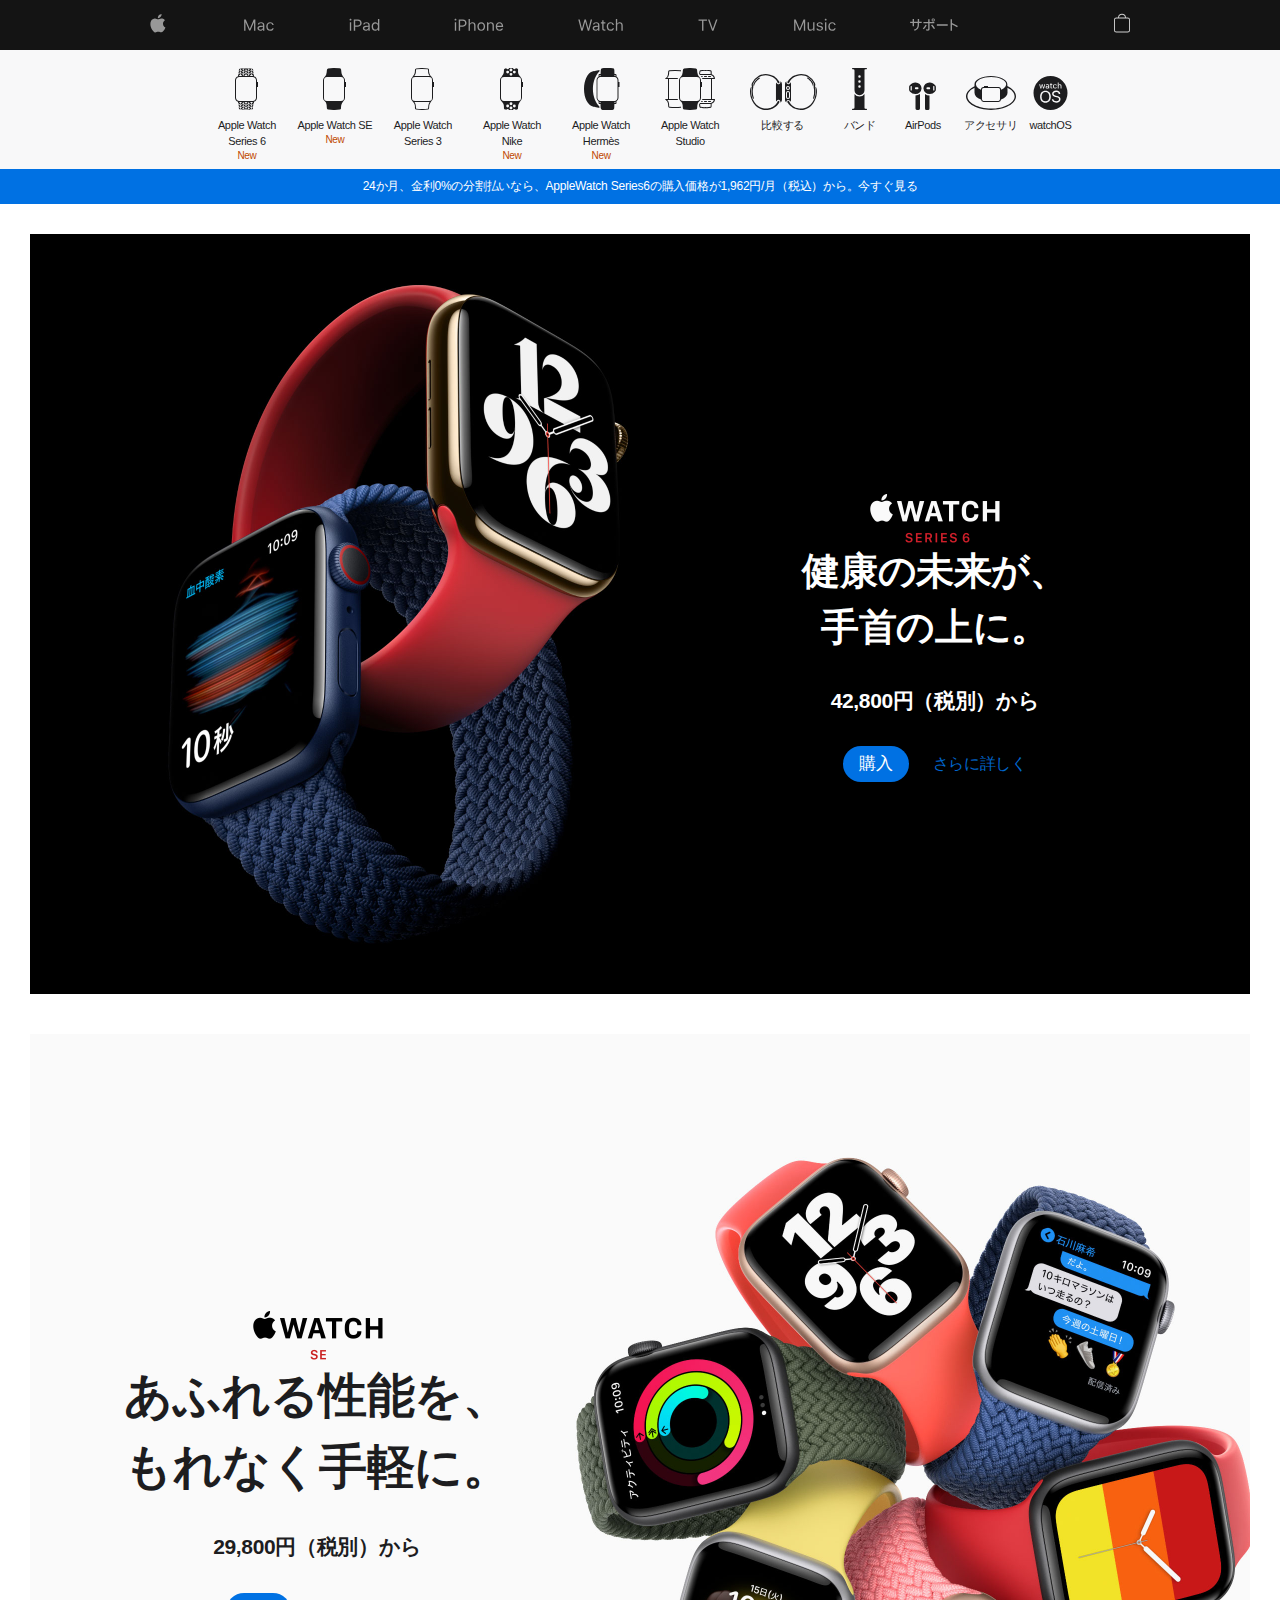
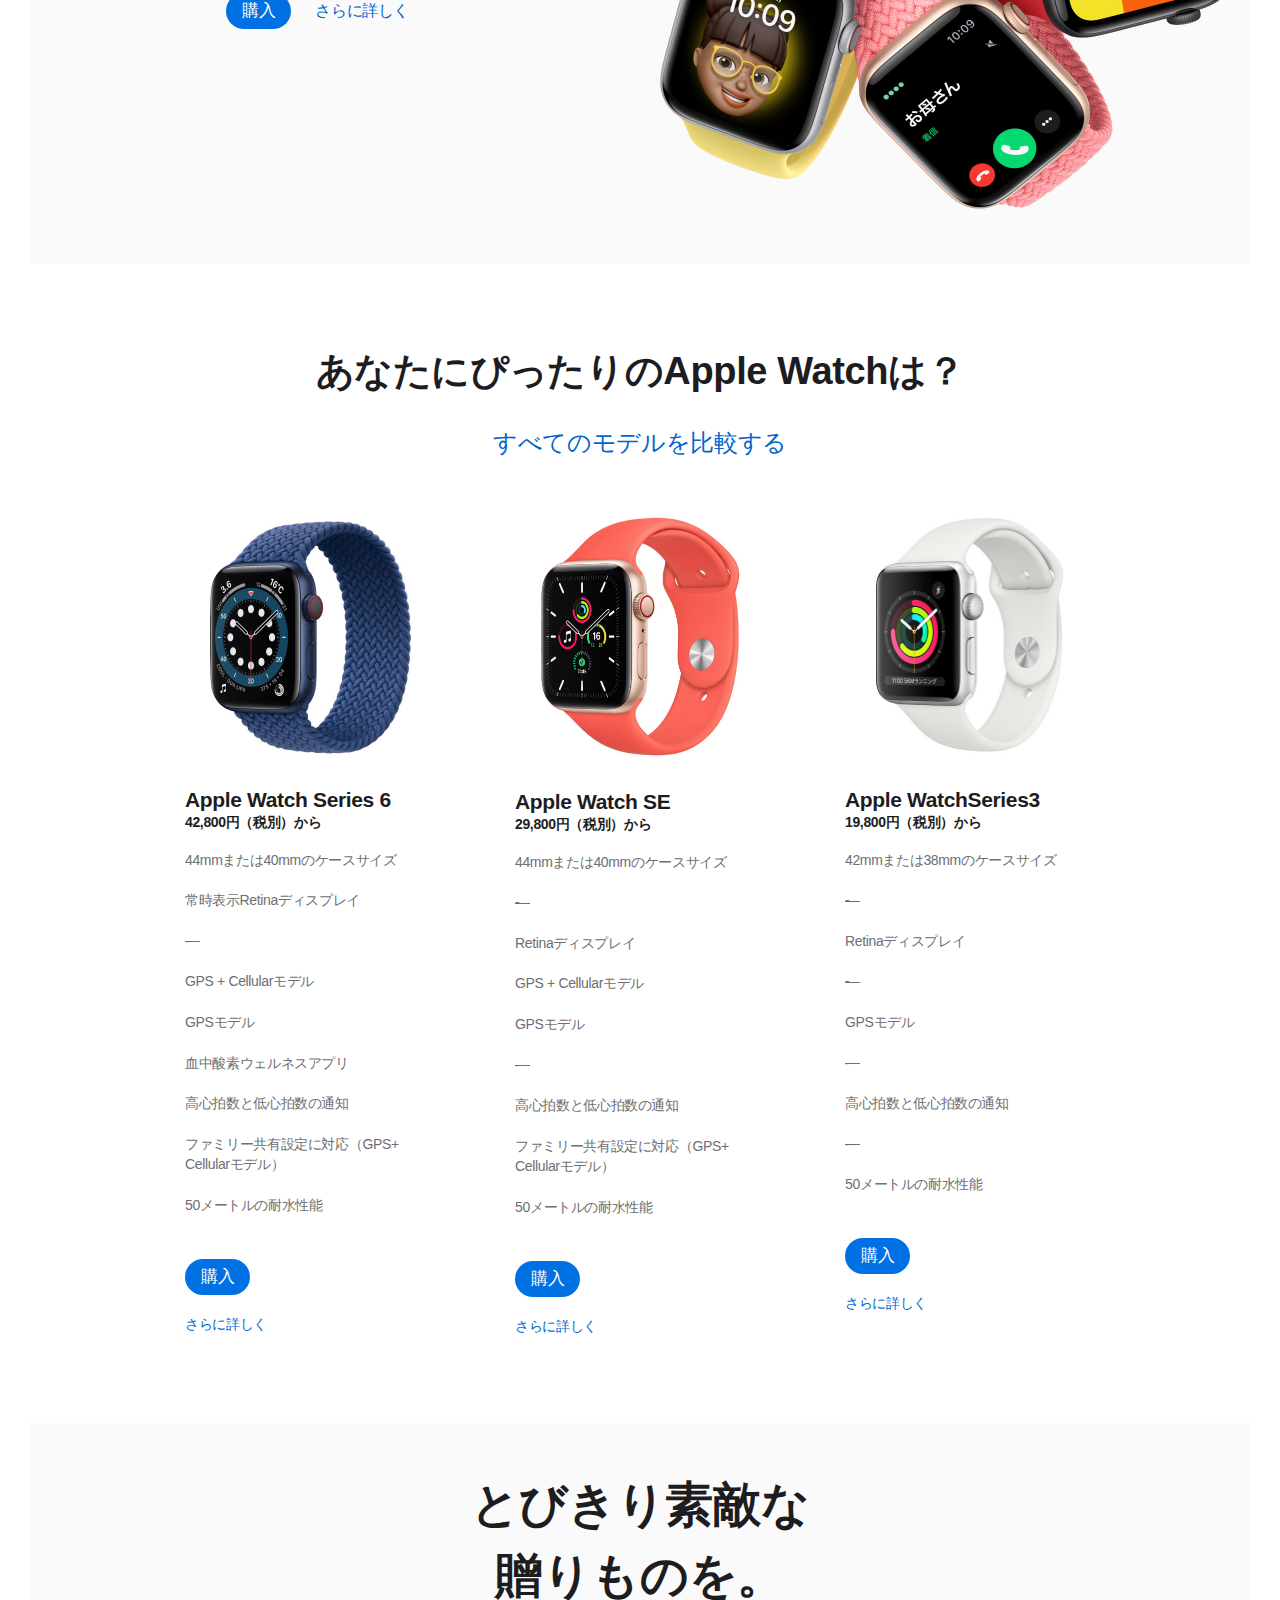
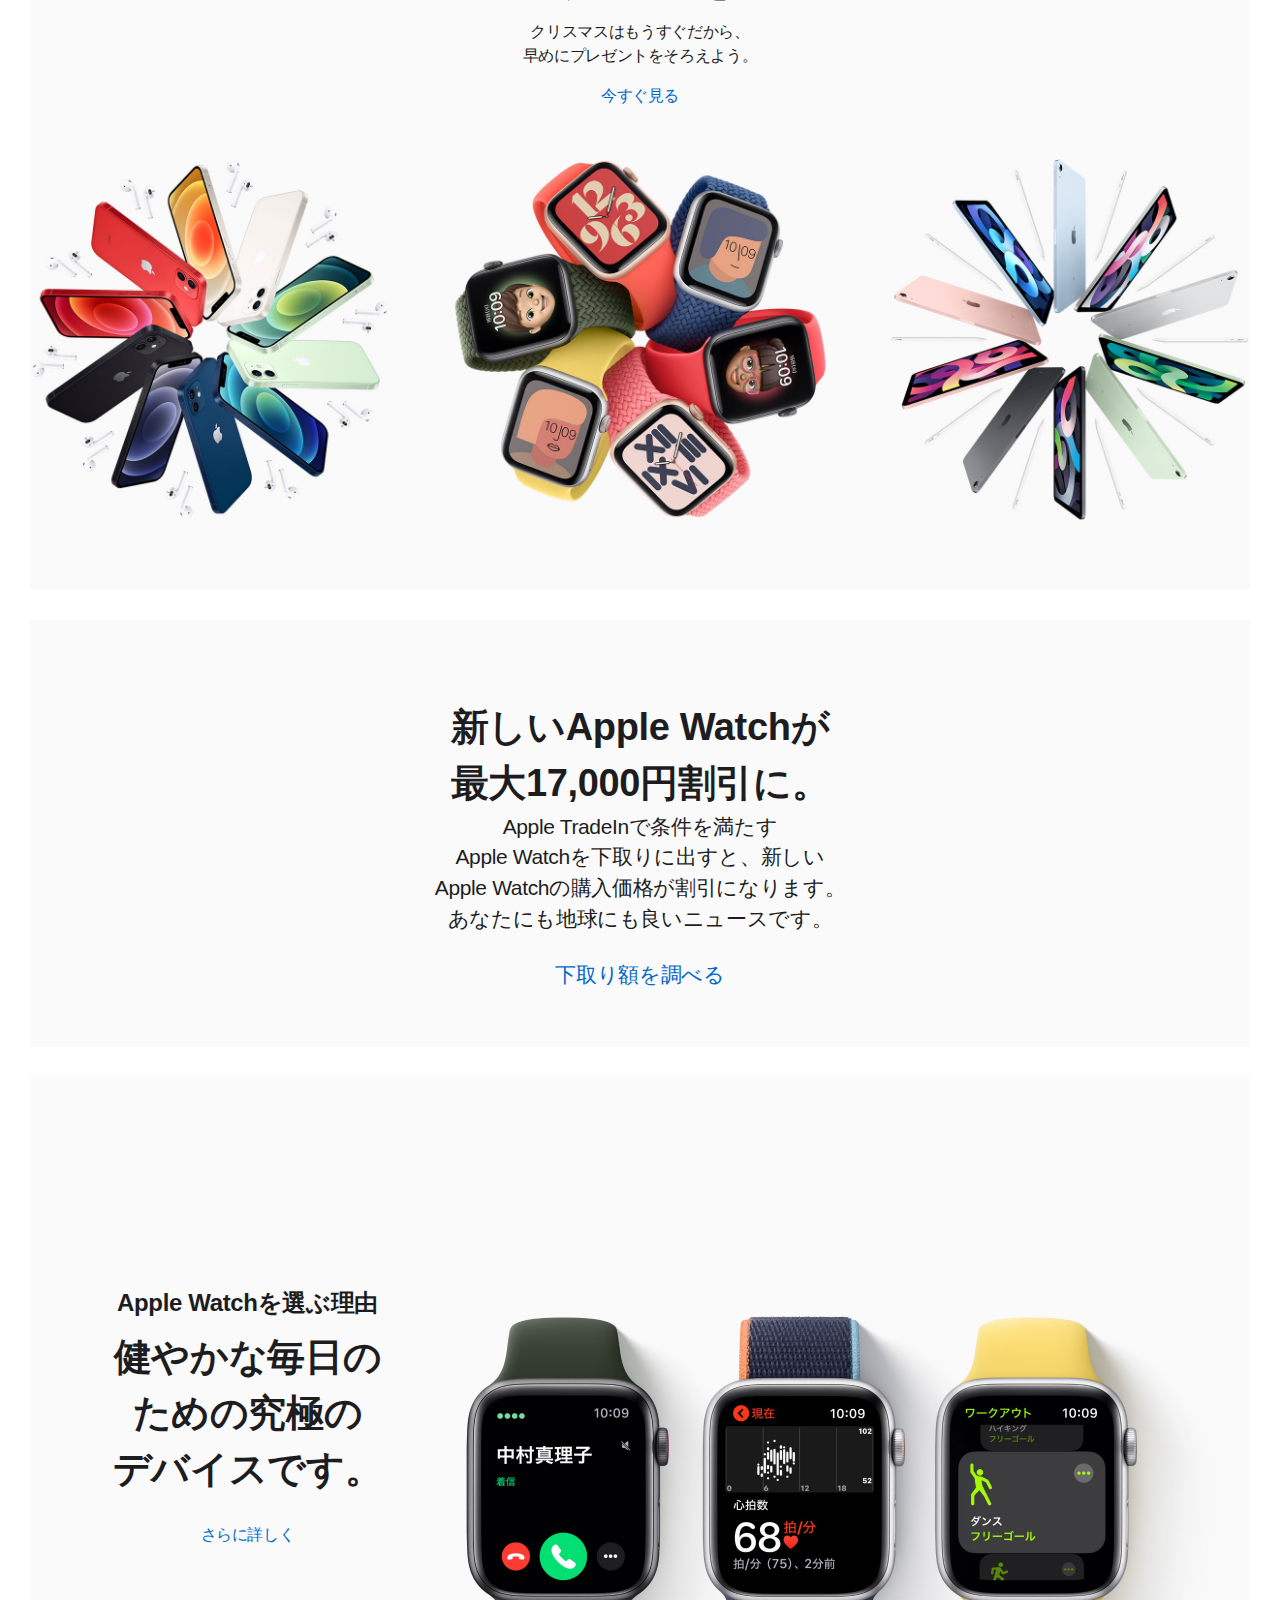
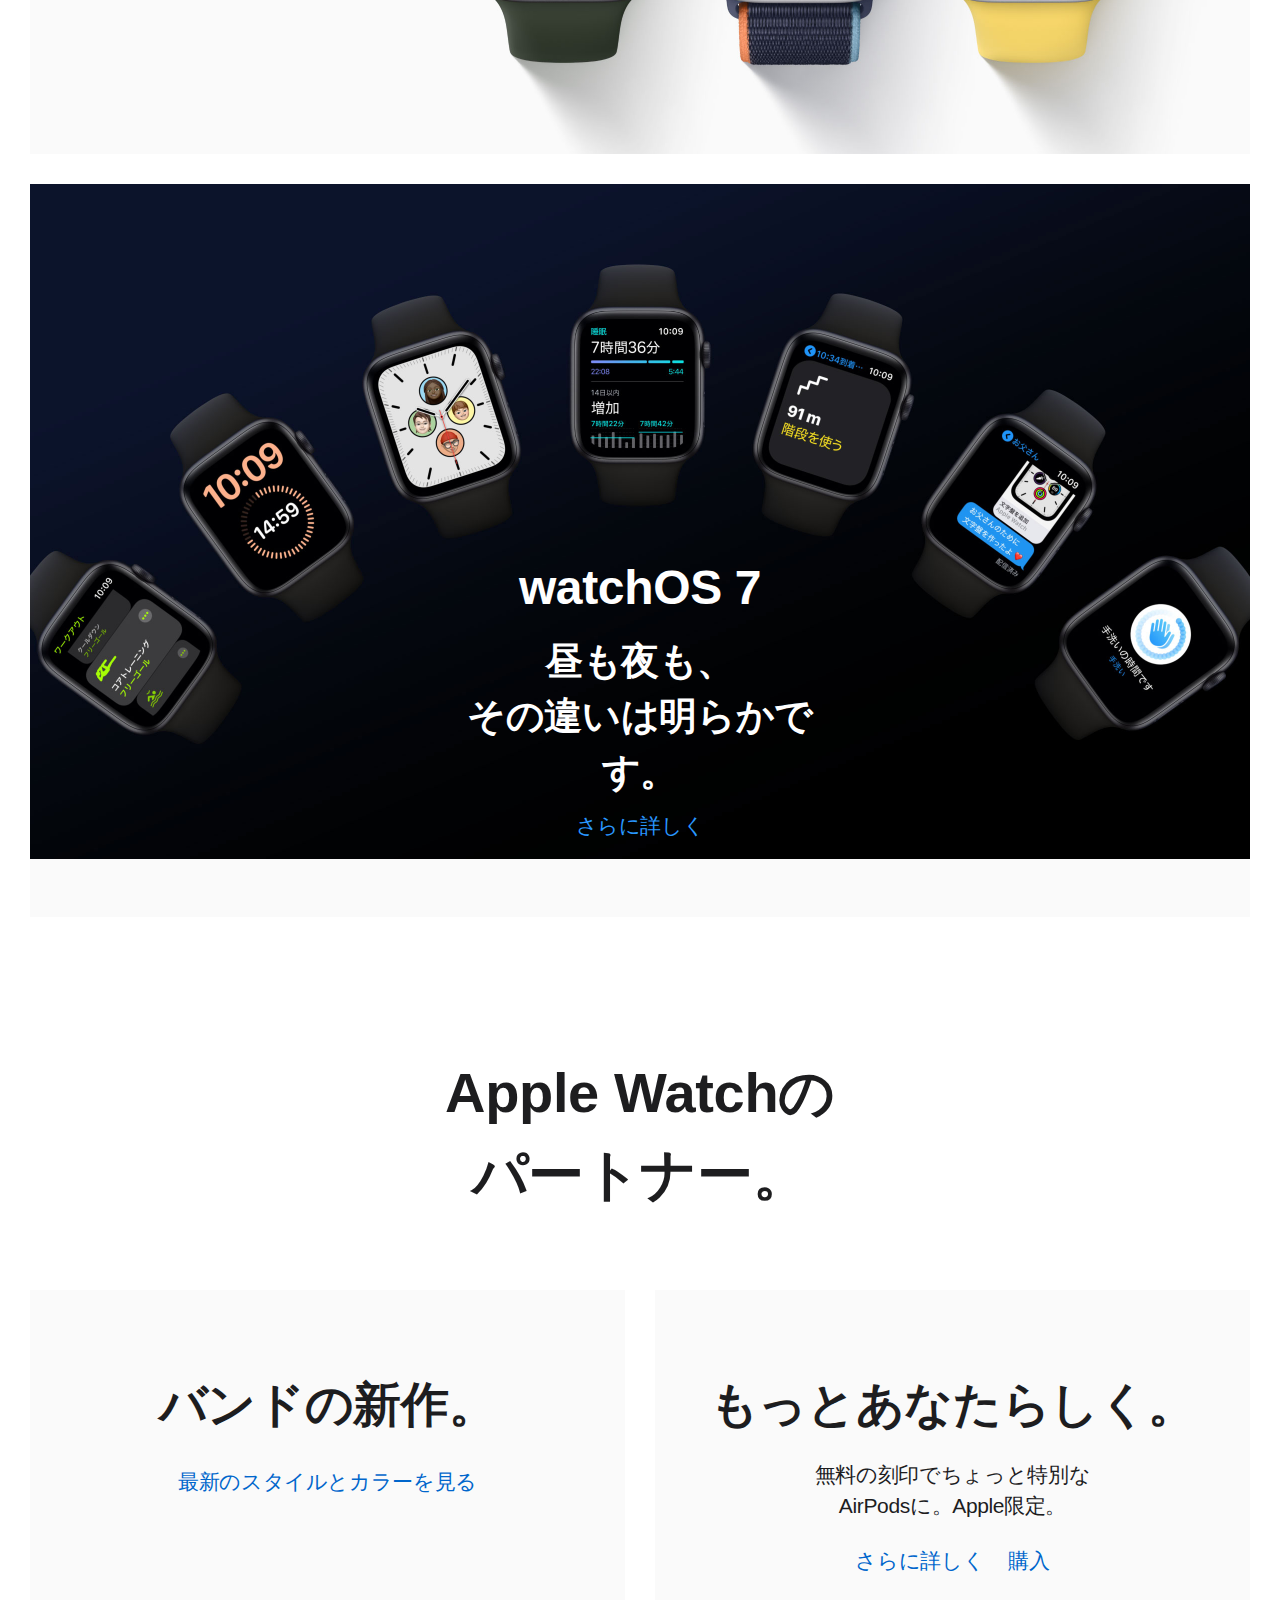
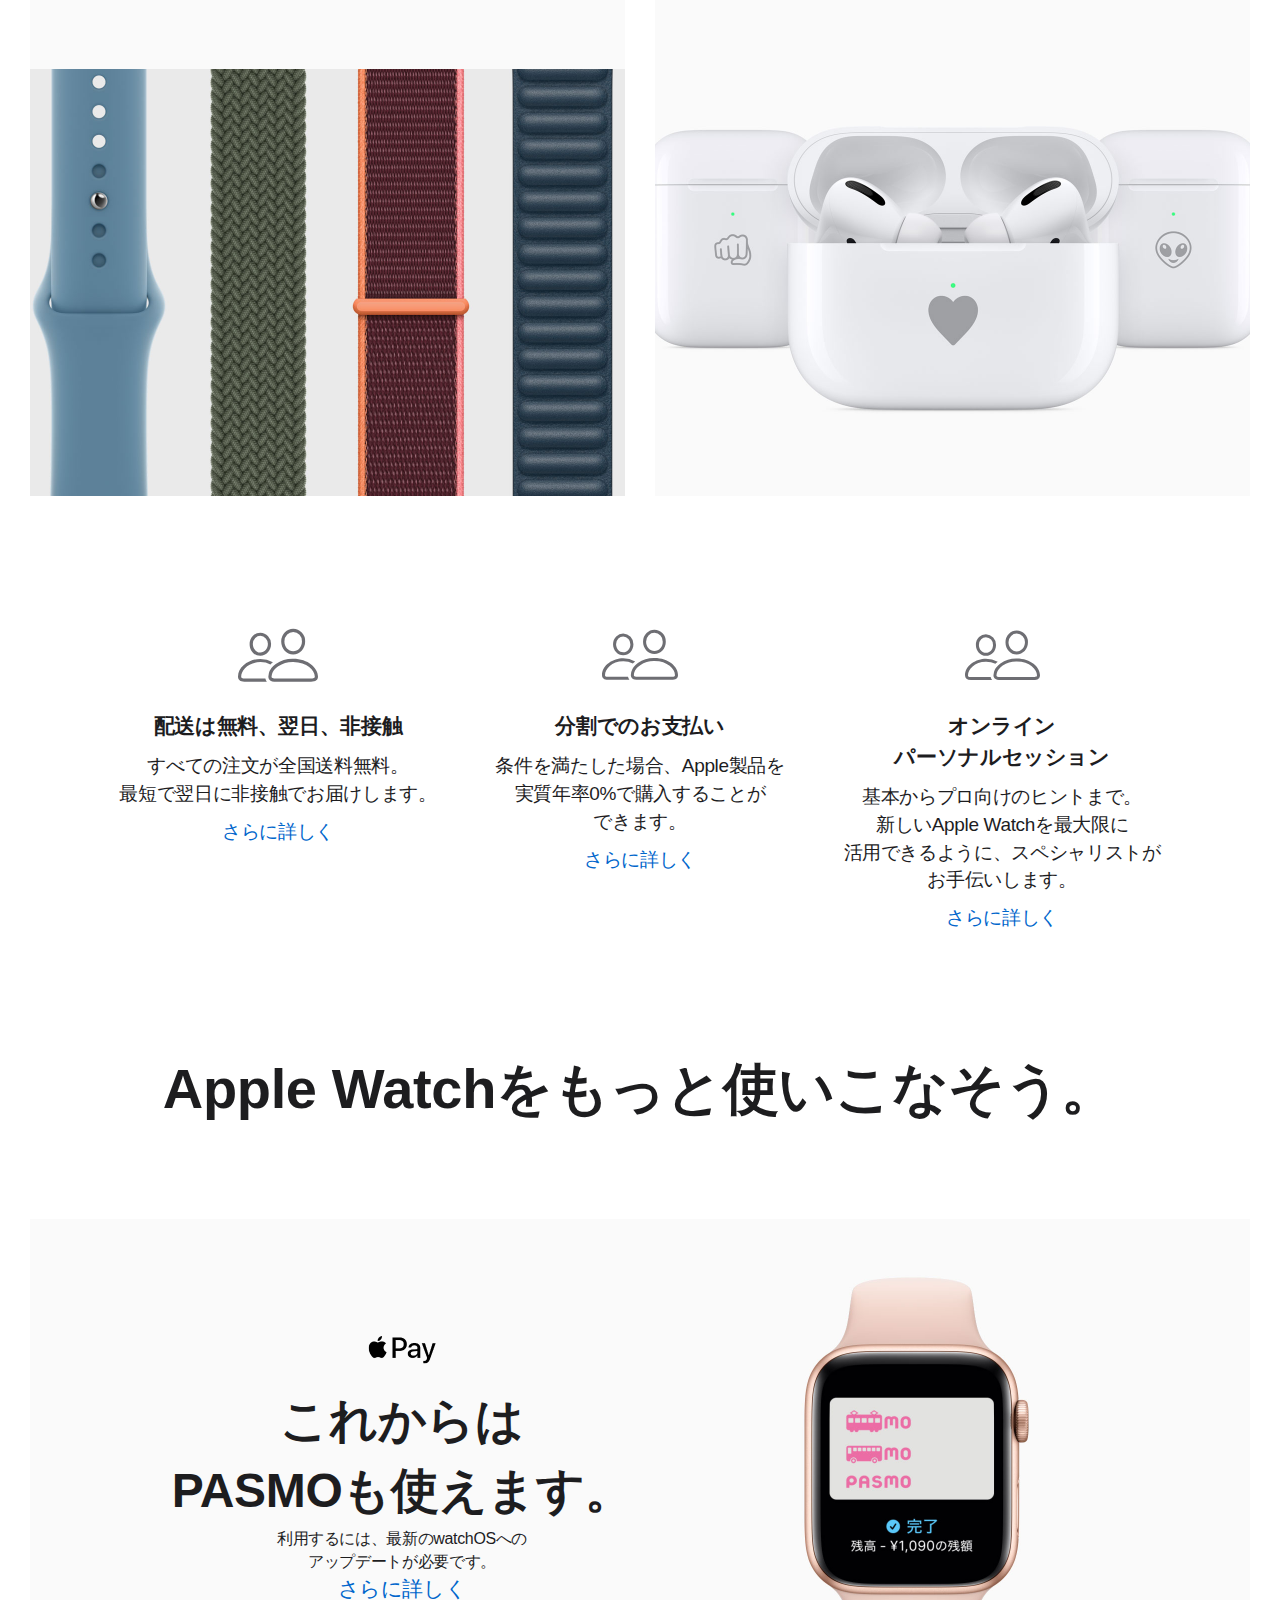
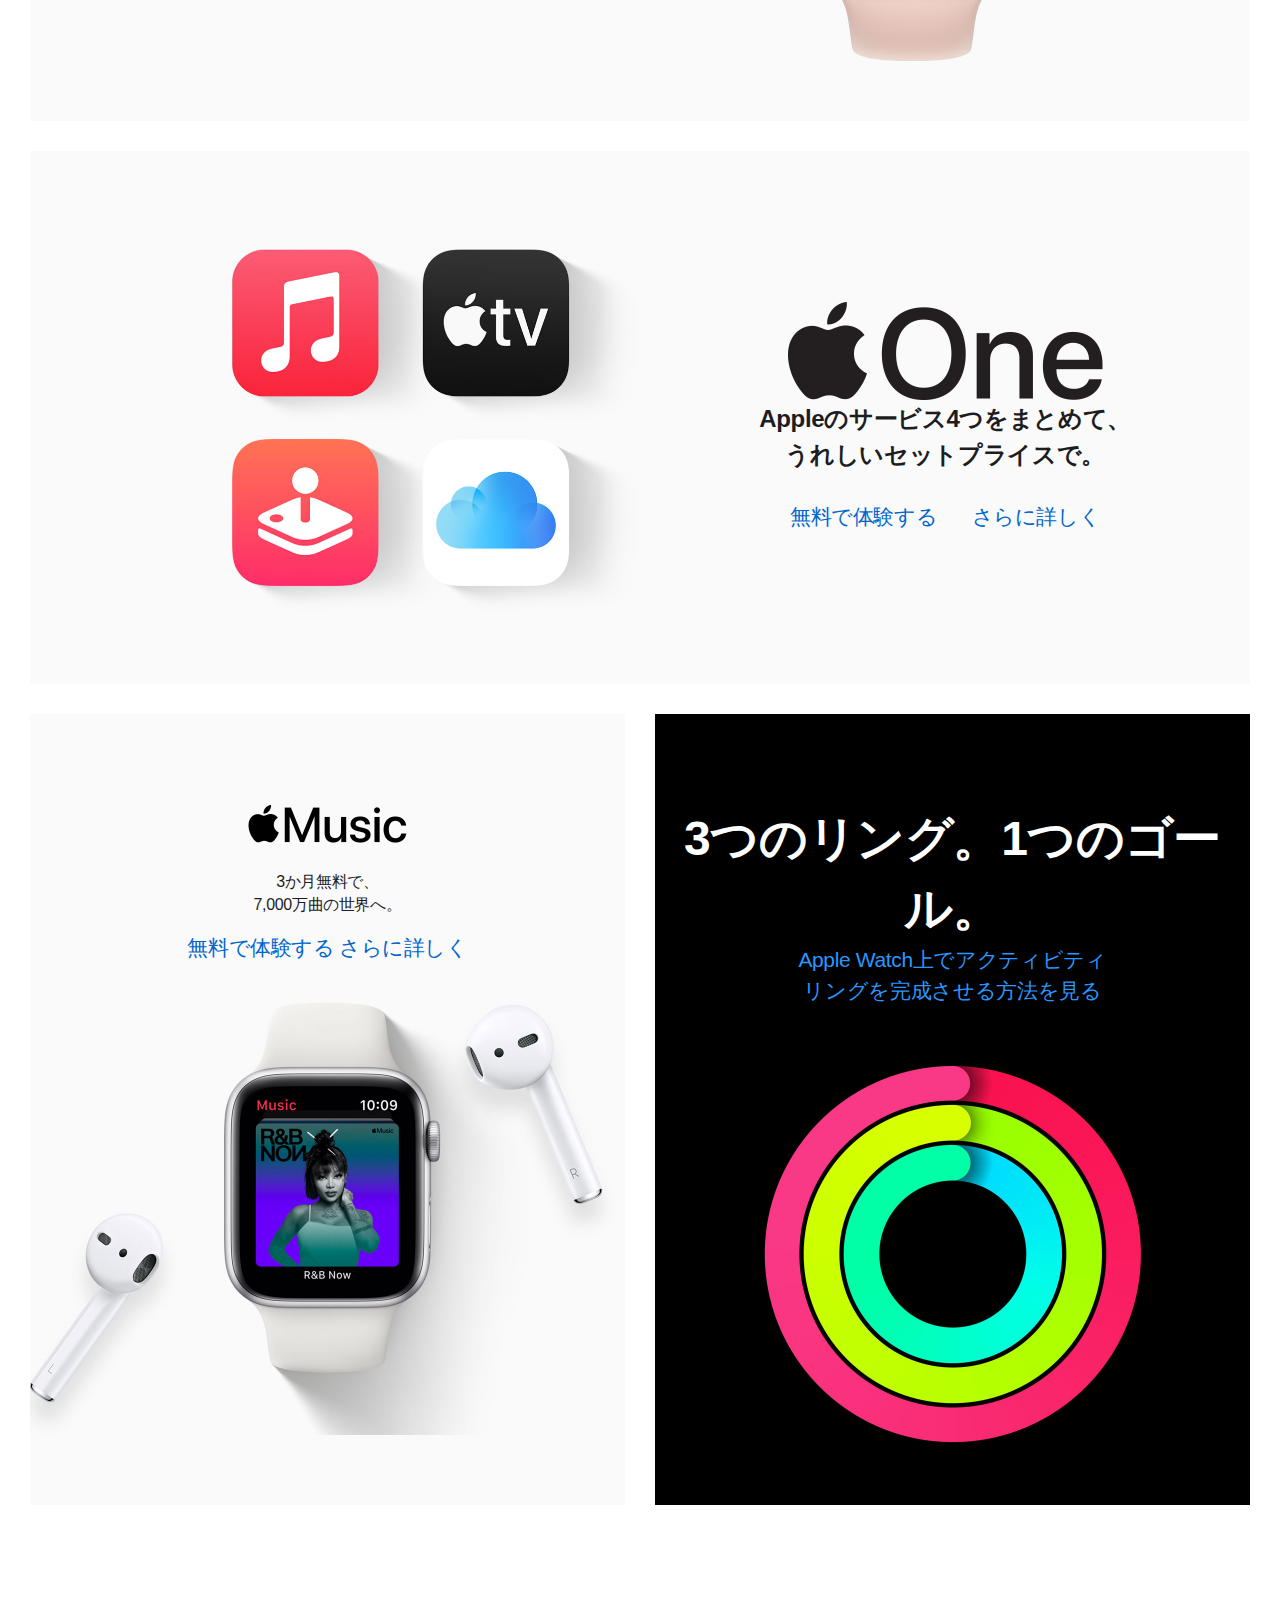
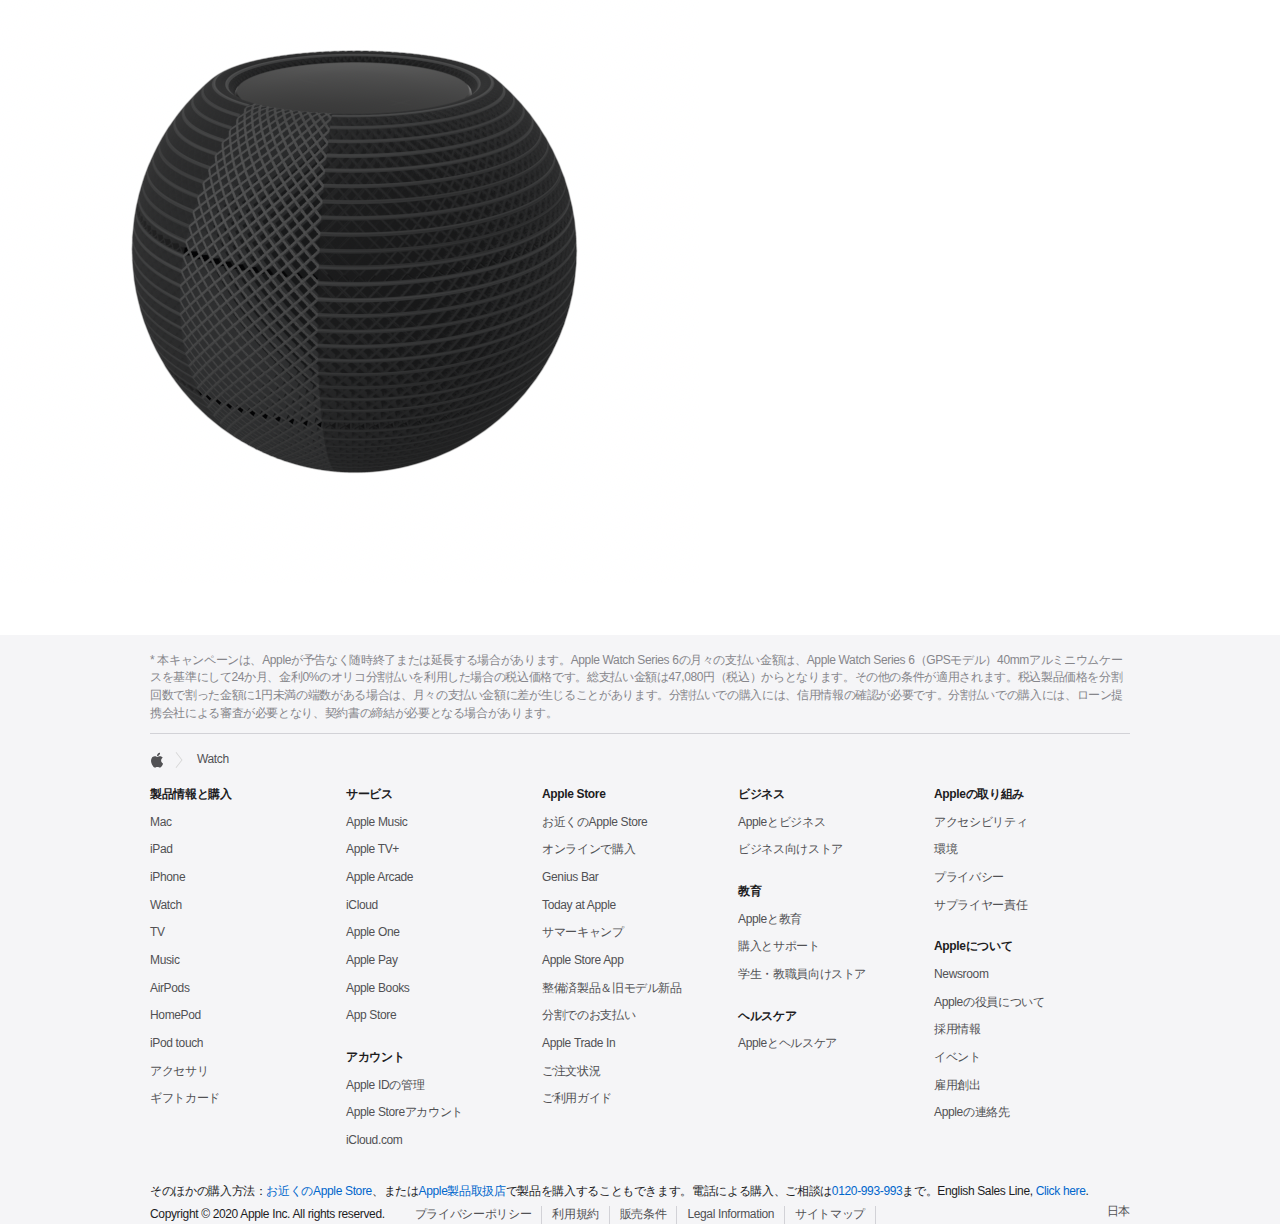
<file: index.html>
<!DOCTYPE html>
<html lang="ja">
<head>
    <meta charset="UTF-8">
    <meta name="viewport" content="width=device-width, initial-scale=1.0">
    <link rel="stylesheet" href="watch_nav.css">
    <link rel="stylesheet" href="overview.built.css">
    <link rel="stylesheet" href="overview.css">
    <link rel="stylesheet" href="footer.css">
    <link rel="stylesheet" href="max-width_767px.css">
    <link rel="stylesheet" href="max-width_1068px.css">
    <title>Apple</title>
</head>

<body>
    <nav id="nav-container">
        <div class="nav-area">
            <ul class="nav-block">
                <li class="header-content header-icon">
                　　<label class="header-icon-label">
                        <span class="header-icon-common header-icon-top">
                            <span class="header-icon-common-bar header-icon-bar-top"></span>
                        </span>
                        <span class="header-icon-common header-icon-bottom">
                            <span class="header-icon-common-bar header-icon-bar-bottom"></span>
                        </span>
				　　 </label>
                </li>
                <li class="header-content header_apple">
                    <a class="header_link header_link-apple" href="#"></a>
                </li>
                <li class="header-content header_bag header_bag-small">
                    <div class="header_bag-wrapper">
                        <a class="header_link header_link-bag" href="#"></a>
                    </div>
                </li>
            </ul>
            <ul class="header_menues">
                <li class="header-content header_apple">
                    <a class="header_link header_link-apple" href="#"></a>
                </li>
                <li class="header-content header-content-item">
                    <a class="header_link header_link-mac" href="#"></a>
                </li>
                <li class="header-content header-content-item">
                    <a class="header_link header_link-ipad" href="#"></a>
                </li>
                <li class="header-content header-content-item">
                    <a class="header_link header_link-iphone" href="#"></a>
                </li>
                <li class="header-content header-content-item">
                    <a class="header_link header_link-watch" href="#"></a>
                </li>
                <li class="header-content header-content-item">
                    <a class="header_link header_link-tv" href="#"></a>
                </li>
                <li class="header-content header-content-item">
                    <a class="header_link header_link-music" href="#"></a>
                </li>
                <li class="header-content header-content-item">
                    <a class="header_link header_link-support" href="#"></a>
                </li>
                <li class="header-content header-content-item">
                    <a id="header_link-search" class="header_link header_link-search" href="#"></a>
                </li>
                <li class="header-content header_bag" id="header_bag">
                    <div class="header_bag-wrapper">
                        <a class="header_link header_link-bag" href="#"></a>
                </li>
            </ul>
        </div>
    </nav>
    <div id="nav-cover"></div>





    <nav class="array">
        <div class="array-wrapper">
            <ul class="array-items">
                <li class="array-item product-series-6">
                    <a class="array-link" href="#">
                        <figure class="array-icon"></figure>
                        <span class="array-label">Apple Watch Series 6</span>
                        <span class="array-new">New</span>
                    </a>
                </li>

                <li class="array-item product-se">
                    <a class="array-link" href="#">
                        <figure class="array-icon"></figure>
                        <span class="array-label">Apple Watch SE</span>
                        <span class="array-new">New</span>
                    </a>
                </li>

                <li class="array-item product-series-3">
                    <a class="array-link" href="#">
                        <figure class="array-icon"></figure>
                        <span class="array-label">Apple Watch Series 3</span>
                    </a>
                </li>

                <li class="array-item product-nike">
                    <a class="array-link" href="#">
                        <figure class="array-icon"></figure>
                        <span class="array-label">Apple Watch Nike</span>
                        <span class="array-new">New</span>
                    </a>
                </li>

                <li class="array-item product-hermes">
                    <a class="array-link" href="#">
                        <figure class="array-icon"></figure>
                        <span class="array-label">Apple Watch Hermès</span>
                        <span class="array-new">New</span>
                    </a>
                </li>

                <li class="array-item product-studio">
                    <a class="array-link" href="#">
                        <figure class="array-icon"></figure>
                        <span class="array-label">Apple Watch Studio</span>
                    </a>
                </li>

                <li class="array-item product-compare">
                    <a class="array-link" href="#">
                        <figure class="array-icon"></figure>
                        <span class="array-label">比較する</span>
                    </a>
                </li>

                <li class="array-item product-bands">
                    <a class="array-link" href="#">
                        <figure class="array-icon"></figure>
                        <span class="array-label">バンド</span>
                    </a>
                </li>

                <li class="array-item product-airpods">
                    <a class="array-link" href="#">
                        <figure class="array-icon"></figure>
                        <span class="array-label">AirPods</span>
                    </a>
                </li>

                <li class="array-item product-accessories">
                    <a class="array-link" href="#">
                        <figure class="array-icon"></figure>
                        <span class="array-label">アクセサリ</span>
                    </a>
                </li>

                <li class="array-item product-watchos">
                    <a class="array-link" href="#">
                        <figure class="array-icon"></figure>
                        <span class="array-label">watchOS</span>
                    </a>
                </li>

            </ul>
        </div>
    </nav>




    <main class="main_container">
        <div class="base base-color">
            <div class="base-area">
                <div class="base-content">
                    <div class="column base-text">
                        <p>24か月、金利0%の分割払いなら、AppleWatch Series6の購入価格が1,962円/月（税込）から。<a style="color: #fff;" href="#">今すぐ見る</a></p>
                    </div>
                </div>
            </div>
        </div>



        <section class="section first-section">
            <div class="goods goods-series-6">
                <div class="goods-content">
                    <div class="goods-series-6-content">
                        <h2>
                            <figure class="image-series-6-logo"></figure>
                        </h2>
                        <h2 class="goods-big-text">健康の未来が、<br>手首の上に。</h2>
                        <p class="goods-price goods-small-text">42,800円（税別）から</p>
                        <p class="goods-buy"><a href="#" class="button">購入</a></p>
                        <p class="goods-for-link"><a href="#">さらに詳しく</a></p>
                    </div>
                </div>
                <div class="goods-image">
                    <figure class="image-series-6"></figure>
                </div>
            </div>
            <div class="goods goods-se">
                <div class="goods-content">
                    <div class="goods-content-wrapper">
                        <h2 class="goods-top-title">
                            <figure class="image-se-logo"></figure>
                        </h2>
                        <h2 class="goods-top-title goods-big-text">あふれる性能を、<br>もれなく手軽に。</h2>
                        <p class="goods-price goods-small-text">29,800円（税別）から</p>
                        <p class="goods-buy"><a href="#" class="link-area button">購入</a></p>
                        <p class="goods-for-link"><a href="#">さらに詳しく</a></p>
                    </div>
                </div>
                <div class="goods-image">
                    <figure class="image-se"></figure>
                </div>
            </div>
        </section>



        <section class="second-section">
            <div class="section-wrapper">
                <div class="fit-apple">
                    <h2 class="goods-big-text">あなたにぴったりのApple Watchは？</h2>
                    <p class="goods-match-text" style="margin-top:25px;"><a href="#" class="link-area">すべてのモデルを比較する</a></p>
                </div>


                <ul class="match-container">
                    <li class="compare-item match-goods-series-6">
                        <figure class="match-goods-img"></figure>
                        <h2 class="match-goods-title match-goods-big-text">Apple Watch Series 6</h2>
                        <p class="compare-price goods-char">42,800円（税別）から</p>
                        <ul class="match-goods-points">
                            <li class="feature-item goods-char"><p>44mmまたは40mmのケースサイズ</p></li>
                            <li class="feature-item goods-char"><p>常時表示Retinaディスプレイ</p></li>
                            <li class="feature-item goods-char"><p class="feature-null">-</p></li>
                            <li class="feature-item feature-gps-cellular goods-char"><p>GPS + Cellularモデル</p></li>
                            <li class="feature-item goods-char"><p>GPSモデル</p></li>
                            <li class="feature-item goods-char"><p>血中酸素ウェルネスアプリ</p></li>
                            <li class="feature-item goods-char"><p>高心拍数と低心拍数の通知</p></li>
                            <li class="feature-item goods-char"><p>ファミリー共有設定に対応（GPS+ Cellularモデル）</p></li>
                            <li class="feature-item goods-char"><p>50メートルの耐水性能</p></li>
                        </ul>
                        <a class="button buy-link" href="#">購入</a>
                        <div class="buy-wrapper-link goods-char">
                            <a href="#" class="link-area">さらに詳しく</a>
                        </div>
                    </li>
                    <li class="compare-item match-goods-se">
                        <figure class="match-goods-img"></figure>
                        <h2 class="match-goods-title match-goods-big-text">Apple Watch SE</h2>
                        <p class="compare-price goods-char">29,800円（税別）から</p>
                        <ul class="match-goods-points">
                            <li class="feature-item goods-char"><p>44mmまたは40mmのケースサイズ</p></li>
                            <li class="feature-item goods-char"><p class="feature-null">-</p></li>
                            <li class="feature-item feature-retina goods-char"><p>Retinaディスプレイ</p></li>
                            <li class="feature-item feature-gps-cellular goods-char"><p>GPS + Cellularモデル</p></li>
                            <li class="feature-item goods-char"><p>GPSモデル</p></li>
                            <li class="feature-item goods-char"><p class="feature-null">-</p></li>
                            <li class="feature-item feature-heart-rate goods-char"><p>高心拍数と低心拍数の通知</p></li>
                            <li class="feature-item goods-char"><p>ファミリー共有設定に対応（GPS+ Cellularモデル）</p></li>
                            <li class="feature-item goods-char"><p>50メートルの耐水性能</p></li>
                        </ul>
                        <a class="button buy-link" href="#">購入</a>
                        <div class="buy-wrapper-link goods-char">
                            <a href="#" class="link-area">さらに詳しく</a>
                        </div>
                    </li>
                    <li class="compare-item match-goods-series-3">
                        <figure class="match-goods-img"></figure>
                        <h2 class="match-goods-title match-goods-big-text">Apple WatchSeries3</h2>
                        <p class="compare-price goods-char">19,800円（税別）から</p>
                        <ul class="match-goods-points">
                            <li class="feature-item goods-char"><p>42mmまたは38mmのケースサイズ</p></li>
                            <li class="feature-item goods-char"><p class="feature-null">-</p></li>
                            <li class="feature-item goods-char"><p>Retinaディスプレイ</p></li>
                            <li class="feature-item feature-gps-cellular goods-char"><p class="feature-null">-</p></li>
                            <li class="feature-item goods-char"><p>GPSモデル</p></li>
                            <li class="feature-item goods-char"><p class="feature-null">-</p></li>
                            <li class="feature-item goods-char"><p>高心拍数と低心拍数の通知</p></li>
                            <li class="feature-item goods-char"><p class="feature-null">-</p></li>
                            <li class="feature-item goods-char"><p>50メートルの耐水性能</p></li>
                        </ul>
                        <a class="button buy-link" href="#">購入</a>
                        <div class="buy-wrapper-link goods-char">
                            <a href="#" class="link-area">さらに詳しく</a>
                        </div>
                    </li>
                </ul>
            </div>
        </section>
        <section class="section third-section">
            <div class="goods gift-for-someone">
                <div class="gift-for-someone-content">
                    <h3 class="gift-big-text">とびきり素敵な<br>贈りものを。</h3>
                    <p class="gift-small-text">クリスマスはもうすぐだから、<br>早めにプレゼントをそろえよう。</p>
                    <a href="#" class="link-area">今すぐ見る</a>
                </div>
                <div class="gift-img-wrapper"><figure class="gift-goods-img"></figure></div>
            </div>
            <div class="goods goods-discount">
                <div class="goods-content">
                    <div class="goods-content-wrapper">
                        <h2 class="goods-big-text">新しいApple Watchが<br>最大17,000円割引に。</h2>
                        <p class="goods-small-text">Apple TradeInで条件を満たす<br>Apple Watchを下取りに出すと、新しい<br>Apple Watchの購入価格が割引になります。<br>あなたにも地球にも良いニュースです。</p>
                        <p class="goods-for-link">
                            <a href="#" class="link-area goods-small-text">下取り額を調べる</a>
                        </p>
                    </div>
                </div>
                <div class="goods-image">
                    <figure></figure>
                </div>
            </div>

            <div class="goods goods-reason goods-right">
                <div class="goods-content">
                    <div class="goods-content-wrapper">
                        <h2 class="goods-reason-big-text">Apple Watchを選ぶ理由</h2>
                        <p class="goods-copy goods-big-text">健やかな毎日の<br>ための究極の<br>デバイスです。</p>
                        <p class="goods-for-link"><a href="#">さらに詳しく</a></p>
                    </div>
                </div>
                <div class="goods-image">
                    <figure class="goods-reason-image"></figure>
                </div>
            </div>
            <div class="goods goods-diff fixed-height goods-diff2">
                <div class="goods-content">
                    <div class="goods-content-wrapper">
                        <h2 class="goods-top-title goods-reason-big-text">watchOS 7</h2>
                        <p class="goods-copy goods-big-text">昼も夜も、<br>その違いは明らかです。</p>
                        <p class="goods-for-link"><a href="#" class="goods-small-text">さらに詳しく</a></p>
                    </div>
                </div>
                <div class="goods-image">
                    <figure class="goods-diff-img"></figure>
                </div>
            </div>
        </section>

        <section class="section fourth-section">
            <h3 class="applewatch-title">Apple Watchの<br>パートナー。</h3>
            <div class="goods goods-bands goods-bottom goods-half">
                <div class="goods-content">
                    <div class="goods-bands-content">
                        <h2 class="goods-top-title">バンドの新作。</h2>
                        <p class="goods-for-link"><a href="#" class="goods-small-text">最新のスタイルとカラーを見る</a></p>
                    </div>
                </div>
                <div class="goods-image">
                    <figure class="image-bands new-band-img"></figure>
                </div>
            </div>
            <div class="goods airpods-only-you goods-bottom goods-half" >
                <div class="goods-content">
                    <div>
                        <h2 class="goods-top-title">もっとあなたらしく。</h2>
                        <p class="goods-copy goods-small-text">無料の刻印でちょっと特別な<br>AirPodsに。Apple限定。</p>
                        <p class="goods-for-link"><a href="#" class="goods-small-text">さらに詳しく</a></p>
                        <p class="goods-for-link"><a href="#" class="goods-small-text">購入</a></p>
                    </div>
                </div>
                <div class="goods-image">
                    <figure class="airpods-only-you-img"></figure>
                </div>
            </div>
        </section>

        <section class="section fifth-section get--- buy-container-top">
            <div class="get-goods goods">
                <div class="get----items">
                    <div class="get----item get----shipping">
                        <div class="get----item-content">
                            <a href="#" class="block">
                                <figure class="get----item-icon get----item-icon-shipping"></figure>
                                <h3 class="get----item-title">配送は無料、翌日、非接触</h3>
                                <p class="get---small-text">すべての注文が全国送料無料。<br>最短で翌日に非接触でお届けします。</p>
                                <span class="get---more">さらに詳しく</span>
                            </a>
                        </div>
                    </div>
                    <div class="get----item get----financing">
                        <div class="get----item-content">
                            <a href="#" class="block">
                                <figure class="get----item-icon get----item-icon-financing"></figure>
                                <h3 class="get----item-title">分割でのお支払い</h3>
                                <p class="get---small-text">条件を満たした場合、Apple製品を<br>実質年率0%で購入することが<br>できます。</p>
                                <span class="get---more">さらに詳しく</span>
                            </a>
                        </div>
                    </div>
                    <div class="get----item">
                        <div class="get----item-content">
                            <a href="#" class="block">
                                <figure class="get----item-icon online-person"></figure>
                                <h3 class="get----item-title">オンライン<br>パーソナルセッション</h3>
                                <p class="get---small-text">基本からプロ向けのヒントまで。<br>新しいApple Watchを最大限に<br>活用できるように、スペシャリストが<br>お手伝いします。</p>
                                <span class="get---more">さらに詳しく</span>
                            </a>
                        </div>
                    </div>
                </div>
            </div>
        </section>

        <section class="section section-more">
            <h3 class="applewatch-title">Apple Watchをもっと使いこなそう。</h3>
            <div class="goods goods-apple-pay">
                <div class="goods-content">
                    <div class="goods-content-wrapper pasmo-wrapper">
                        <h2 class="goods-top-title-image">
                            <figure class="pasmo-logo-img"></figure>
                        </h2>
                        <p class="pasmo-first-text">これからは<br>PASMOも使えます。</p>
                        <p class="pasmo-second-text">利用するには、最新のwatchOSへの<br>アップデートが必要です。</p>
                        <p class="goods-for-link"><a href="#" class="goods-small-text">さらに詳しく</a></p>
                    </div>
                </div>
                <div class="goods-image">
                    <figure class="pasmo-img"></figure>
                </div>
            </div>
            <div class="goods goods-one goods-left">
                <div class="goods-content">
                    <div class="goods-content-wrapper goods-one-content">
                        <h2 class="goods-top-title goods-top-title-image">
                            <figure class="one-logo-img"></figure>
                        </h2>
                        <p class="goods-copy">Appleのサービス4つをまとめて、<br>うれしいセットプライスで。</p>
                        <p class="goods-for-link"><a href="#" class="goods-small-text">無料で体験する</a></p>
                        <p class="goods-for-link"><a href="#" class="goods-small-text">さらに詳しく</a></p>
                    </div>
                </div>
                <div class="goods-image">
                    <figure class="one-img"></figure>
                </div>
            </div>
            <div class="goods goods-apple-music goods-bottom goods-half">
                <div class="goods-content">
                    <div class="goods-content-wrapper goods-apple-music-content">
                        <h2 class="goods-top-title goods-top-title-image">
                            <figure class="apple-music-logo"></figure>
                        </h2>
                        <p class="goods-copy">3か月無料で、<br>7,000万曲の世界へ。</p>
                        <p class="goods-for-link"><a href="#" class="goods-small-text">無料で体験する</a></p>
                        <p class="goods-for-link"><a href="#" class="goods-small-text">さらに詳しく</a></p>
                    </div>
                </div>
                <div class="goods-image">
                    <figure class="apple-music-img"></figure>
                </div>
            </div>
            <div class="goods goods-three-rings goods-bottom goods-half">
                <div class="goods-content">
                    <div class="goods-content-wrapper goods-three-rings-content">
                        <h2 class="goods-top-title goods-big-text">3つのリング。1つのゴール。</h2>
                        <p class="goods-for-link">
                            <a href="#" class="goods-small-text">Apple Watch上でアクティビティ<br>リングを完成させる方法を見る</a>
                        </p>
                    </div>
                </div>
                <div class="goods-image">
                    <figure class="three-rings-img"></figure>
                </div>
            </div>
        </section>
        <section style="width: 100%; height: 700px;">
            <a style="width: 20%; height: auto;" rel="ar" href="img/homepod_mini_space_gray_ios14.usdz">
                <img style="max-width: 100%; max-height: fit-content;" src="img/homepod.jpg" alt="">
            </a>
        </section>
    </main>




    <footer id="footer-nav-container">
        <div class="footer-container">
            <section class="footer-notice">
                <ul>
                    <li><small>*</small> 本キャンペーンは、Appleが予告なく随時終了または延長する場合があります。Apple Watch Series 6の月々の支払い金額は、Apple Watch Series 6（GPSモデル）40mmアルミニウムケースを基準にして24か月、金利0%のオリコ分割払いを利用した場合の税込価格です。総支払い金額は47,080円（税込）からとなります。その他の条件が適用されます。税込製品価格を分割回数で割った金額に1円未満の端数がある場合は、月々の支払い金額に差が生じることがあります。分割払いでの購入には、信用情報の確認が必要です。分割払いでの購入には、ローン提携会社による審査が必要となり、契約書の締結が必要となる場合があります。
                    </li>
                </ul>
            </section>
            <nav class="footer-watch">
                <a href="#" class="home footer-watch-home">
                    <span class="footer-watch-home-icon"></span>
                </a>
                <div class="footer-watch-path">
                    <ol class="footer-watch-list">
                        <li class="footer-watch-item">
                            <span property="name">Watch</span>
                        </li>
                    </ol>
                </div>
            </nav>
            <nav class="footer-nav-block">
                <div class="footer-block"><input class="footer-state" type="checkbox" id="footer-product-container">
                    <div class="footer-block-section">
                        <label class="footer-block-section-label" for="footer-product-container">
		                    <h3 class="footer-block-title">製品情報と購入</h3>
	                    </label>
                        <ul class="block-list">
                            <li class="block-category"><a class="category-link" href="#">Mac</a></li>
                            <li class="block-category"><a class="category-link" href="#">iPad</a></li>
                            <li class="block-category"><a class="category-link" href="#">iPhone</a></li>
                            <li class="block-category"><a class="category-link" href="#">Watch</a></li>
                            <li class="block-category"><a class="category-link" href="#">TV</a></li>
                            <li class="block-category"><a class="category-link" href="#">Music</a></li>
                            <li class="block-category"><a class="category-link" href="#">AirPods</a></li>
                            <li class="block-category"><a class="category-link" href="#">HomePod</a></li>
                            <li class="block-category"><a class="category-link" href="#">iPod touch</a></li>
                            <li class="block-category"><a class="category-link" href="#">アクセサリ</a></li>
                            <li class="block-category"><a class="category-link" href="#">ギフトカード</a></li>
                        </ul>
                    </div>
                </div>
                <div class="footer-block">
                    <input class="footer-state" type="checkbox" id="footer-state-services">
                    <div class="footer-block-section">
                        <label class="footer-block-section-label" for="footer-state-services">
		                    <h3 class="footer-block-title">サービス</h3>
	                    </label>
                        <ul class="block-list">
                            <li class="block-category"><a class="category-link" href="#">Apple Music</a></li>
                            <li class="block-category"><a class="category-link" href="#">Apple TV+</a></li>
                            <li class="block-category"><a class="category-link" href="#">Apple Arcade</a></li>
                            <li class="block-category"><a class="category-link" href="#">iCloud</a></li>
                            <li class="block-category"><a class="category-link" href="#">Apple One</a></li>
                            <li class="block-category"><a class="category-link" href="#">Apple Pay</a></li>
                            <li class="block-category"><a class="category-link" href="#">Apple Books</a></li>
                            <li class="block-category"><a class="category-link" href="#">App Store</a></li>
                        </ul>
                    </div>
                    <input class="footer-state" type="checkbox" id="footer-state-accounts">
                    <div class="footer-block-section">
                        <label class="footer-block-section-label" for="footer-state-accounts">
		                    <h3 class="footer-block-title">アカウント</h3>
	                    </label>
                        <ul class="block-list">
                            <li class="block-category"><a class="category-link" href="#">Apple IDの管理</a></li>
                            <li class="block-category"><a class="category-link" href="#">Apple Storeアカウント</a></li>
                            <li class="block-category"><a class="category-link" href="#">iCloud.com</a></li>
                        </ul>
                    </div>
                </div>
                <div class="footer-block"><input class="footer-state" type="checkbox" id="footer-state-storeservices">
                    <div class="footer-block-section">
                        <label class="footer-block-section-label" for="footer-state-storeservices">
		                    <h3 class="footer-block-title">Apple Store</h3>
	                    </label>
                        <ul class="block-list">
                            <li class="block-category"><a class="category-link" href="#">お近くのApple Store</a></li>
                            <li class="block-category"><a class="category-link" href="#">オンラインで購入</a></li>
                            <li class="block-category"><a class="category-link" href="#">Genius Bar</a></li>
                            <li class="block-category"><a class="category-link" href="#">Today at Apple</a></li>
                            <li class="block-category"><a class="category-link" href="#">サマーキャンプ</a></li>
                            <li class="block-category"><a class="category-link" href="#">Apple Store App</a></li>
                            <li class="block-category"><a class="category-link" href="#">整備済製品＆旧モデル新品</a></li>
                            <li class="block-category"><a class="category-link" href="#">分割でのお支払い</a></li>
                            <li class="block-category"><a class="category-link" href="#">Apple&nbsp;Trade&nbsp;In</a></li>
                            <li class="block-category"><a class="category-link" href="#">ご注文状況</a></li>
                            <li class="block-category"><a class="category-link" href="#">ご利用ガイド</a></li>
                        </ul>
                    </div>
                </div>
                <div class="footer-block">
                    <input class="footer-state" type="checkbox" id="footer-state-business">
                    <div class="footer-block-section">
                        <label class="footer-block-section-label" for="footer-state-business">
		                    <h3 class="footer-block-title">ビジネス</h3>
	                    </label>
                        <ul class="block-list">
                            <li class="block-category"><a class="category-link" href="#">Appleとビジネス</a></li>
                            <li class="block-category"><a class="category-link" href="#">ビジネス向けストア</a></li>
                        </ul>
                    </div>
                    <input class="footer-state" type="checkbox" id="footer-state-education">
                    <div class="footer-block-section">
                        <label class="footer-block-section-label" for="footer-state-education">
		                    <h3 class="footer-block-title">教育</h3>
	                    </label>
                        <ul class="block-list">
                            <li class="block-category"><a class="category-link" href="#">Appleと教育</a></li>
                            <li class="block-category"><a class="category-link" href="#">購入とサポート</a></li>
                            <li class="block-category"><a class="category-link" href="#">学生・教職員向けストア</a></li>
                        </ul>
                    </div>
                    <input class="footer-state" type="checkbox" id="footer-state-healthcare">
                    <div class="footer-block-section">
                        <label class="footer-block-section-label" for="footer-state-healthcare">
		                    <h3 class="footer-block-title">ヘルスケア</h3>
	                    </label>
                        <ul class="block-list">
                            <li class="block-category"><a class="category-link" href="#">Appleとヘルスケア</a></li>
                        </ul>
                    </div>
                </div>
                <div class="footer-block">
                    <input class="footer-state" type="checkbox" id="footer-state-responsibility">
                    <div class="footer-block-section">
                        <label class="footer-block-section-label" for="footer-state-responsibility">
		                    <h3 class="footer-block-title">Appleの取り組み</h3>
	                    </label>
                        <ul class="block-list">
                            <li class="block-category"><a class="category-link" href="#">アクセシビリティ</a></li>
                            <li class="block-category"><a class="category-link" href="#">環境</a></li>
                            <li class="block-category"><a class="category-link" href="#">プライバシー</a></li>
                            <li class="block-category"><a class="category-link" href="#">サプライヤー責任</a></li>
                        </ul>
                    </div>
                    <input class="footer-state" type="checkbox" id="footer-state-about">
                    <div class="footer-block-section">
                        <label class="footer-block-section-label" for="footer-state-about">
		                    <h3 class="footer-block-title">Appleについて</h3>
	                    </label>
                        <ul class="block-list">
                            <li class="block-category"><a class="category-link" href="#">Newsroom</a></li>
                            <li class="block-category"><a class="category-link" href="#">Appleの役員について</a></li>
                            <li class="block-category"><a class="category-link" href="#">採用情報</a></li>
                            <li class="block-category"><a class="category-link" href="#">イベント</a></li>
                            <li class="block-category"><a class="category-link" href="#">雇用創出</a></li>
                            <li class="block-category"><a class="category-link" href="#">Appleの連絡先</a></li>
                        </ul>
                    </div>
                </div>
            </nav>

            <section class="footer-note">
                <div class="footer-note-shop">
                    そのほかの購入方法：<a href="#">お近くのApple Store</a>、または<a href="#">Apple製品取扱店</a>で製品を購入することもできます。電話による購入、ご相談は<a href="#">0120-993-993</a>まで。English Sales Line, <a href="#">Click here</a>.
                </div>
                <div class="place">
                    <a class="place-link" href="#">日本</a>
                </div>
                <div class="company-info">
                    <div class="company-info-copyright">Copyright © 2020 Apple Inc. All rights reserved.</div>
                    <div class="company-info-links">
                        <a class="company-info-link" href="#">プライバシーポリシー</a>
                        <a class="company-info-link" href="#">利用規約</a>
                        <a class="company-info-link" href="#">販売条件</a>
                        <a class="company-info-link" href="#">Legal Information</a>
                        <a class="company-info-link" href="#">サイトマップ</a>
                    </div>
                </div>
            </section>
        </div>
    </footer>
</body>
</html>
</file>
<file: watch_nav.css>
html,
body {
    margin: 0;
    padding: 0;
}

#nav-container {
    position: absolute;
    top: 0;
    right: 0;
    left: 0;
    z-index: 9999;
    width: 100%;
    height: 50px;
    max-height: 50px;
    background: rgba(0, 0, 0, 0.92);
    font-size: 16px;
    text-size-adjust: 100%;
}
@media only screen and (max-width: 767px) {
    #nav-container {
        min-width: inherit;
    }
}

#nav-cover {
    height: 45px;
}

#nav-container .nav-area {
    margin: 0 auto;
    max-width: 1000px;
    padding: 0 25px;
    position: relative;
    z-index: 2;
}

@media only screen and (max-width: 767px) {
    #nav-container .nav-area {
        padding: 0;
        position: absolute;
        top: 0;
        height: 100%;
        width: 100%;
    }
}

#nav-container .nav-block {
    display: none;
    position: absolute;
    z-index: 5;
    top: 0;
    left: 0;
    width: 100%;
    height: 50px;
    /* overflow: hidden; */
}

#nav-container .nav-block .header_apple {
    position: absolute;
    width: 50px;
    top: 0;
    left: 45%;
    z-index: 1
}

@media only screen and (max-width: 767px) {
    #nav-container .nav-block {
        display: block
    }
    #nav-container .nav-block .header_apple {
        display: block
    }
    #nav-container .nav-block .header_bag-small {
        float: right;
        display: block;
        position: relative;
    }
}

#nav-container .header_menues {
    height: 45px;
    display: flex;
    justify-content: space-between;
}

@media only screen and (max-width: 767px) {
    #nav-container .header_menues {
        display: block;
        position: absolute;
        z-index: 1;
        top: 3.5rem;
        right: 0;
        bottom: 0;
        left: 0;
        max-width: 664px;
        margin: 0 auto;
        padding: 45px 40px 8px;
        height: auto;
        box-sizing: border-box;
        overflow-y: auto;
        visibility: hidden;
    }
    #nav-container.menu-opening .header_menues,
    #nav-container.menu-closing .header_menues {
        overflow: hidden
    }
}

/* @media only screen and (max-width: 767px) {
    #nav-container .header-content {
        width: 100%;
        height: 50px;
    }
} */

/* @media only screen and (max-width: 767px) {
    #nav-container .header-content-item {
        opacity: 0;
        pointer-events: none;
        width: 100%;
        height: 50px;
    }
    #nav-container .header-content-item:nth-child(2) {
        transform: translateY(-44px);
        padding-top: 1px
    }
    #nav-container .header-content-item:nth-child(3) {
        transform: translateY(-40px);
    }
    #nav-container .header-content-item:nth-child(3)::before {
        content: '';
        display: block;
        width: 100%;
        height: 1px;
        background: #424245
    }
    #nav-container .header-content-item:nth-child(4) {
        transform: translateY(-36px);
    }
    #nav-container .header-content-item:nth-child(4)::before {
        content: '';
        display: block;
        width: 100%;
        height: 1px;
        background: #424245
    }
    #nav-container .header-content-item:nth-child(5) {
        transform: translateY(-32px);
    }
    #nav-container .header-content-item:nth-child(5)::before {
        content: '';
        display: block;
        width: 100%;
        height: 1px;
        background: #424245
    }
    #nav-container .header-content-item:nth-child(6) {
        transform: translateY(-28px);
    }
    #nav-container .header-content-item:nth-child(6)::before {
        content: '';
        display: block;
        width: 100%;
        height: 1px;
        background: #424245
    }
    #nav-container .header-content-item:nth-child(7) {
        transform: translateY(-24px);
    }
    #nav-container .header-content-item:nth-child(7)::before {
        content: '';
        display: block;
        width: 100%;
        height: 1px;
        background: #424245
    }
    #nav-container .header-content-item:nth-child(8) {
        transform: translateY(-20px);
    }
    #nav-container .header-content-item:nth-child(8)::before {
        content: '';
        display: block;
        width: 100%;
        height: 1px;
        background: #424245
    }
} */
@media only screen and (max-width: 767px) {
    #nav-container .header_bag {
        right: 0;
        display: none;
        position: absolute;
        top: 0;
        width: auto;
        z-index: 1
    }
}

#nav-container .ac-gn-search-small {
    display: none
}

@media only screen and (max-width: 767px) {
    #nav-container .header_apple {
        display: none
    }
}

#nav-container .header_link {
    font-size: 14px;
    font-weight: 400;
    color: #f5f5f7;
    position: relative;
    z-index: 1;
    display: inline-block;
    padding: 0 10px;
    height: 50px;
    opacity: .8;
    background: no-repeat;
    text-decoration: none;
    white-space: nowrap;
    transition: opacity 0.3s cubic-bezier(0.25, 0.1, 0.25, 1);
    opacity: .56
}

@media only screen and (max-width: 767px) {
    #nav-container .header_link {
        font-size: 1rem;
        font-weight: 400;
    }
}

#nav-container .header_bag-wrapper {
    cursor: pointer;
    height: 100%;
    opacity: .8;
    transition: opacity 0.3s cubic-bezier(0.25, 0.1, 0.25, 1);
}

#nav-container .header_link-bag {
    opacity: 1
}

@media only screen and (max-width: 767px) {
    #nav-container .header-content-item .header_link {
        background-position: left center;
        display: block;
        outline-offset: 0;
        padding: 0;
        width: auto;
        max-width: none
    }
}

#nav-container .header_link-apple {
    background-size: 16px 44px;
    background-repeat: no-repeat;
    background-image: url("img/globalnav_apple_image__cxwwnrj0urau_large.svg");
    background-position: center center;
    width: 16px
}

@media only screen and (max-width: 767px) {
    #nav-container .header_link-apple {
        background-size: 18px 50px;
        background-repeat: no-repeat;
        background-image: url("img/globalnav_apple_image__cxwwnrj0urau_small.svg");
        width: 18px;
    }
}

#nav-container .header_link-mac {
    background-size: 26px 44px;
    background-repeat: no-repeat;
    background-image: url("img/globalnav_links_mac_image__fv4ktb435mum_large.svg");
    background-position: center center;
    background-origin: content-box;
    background-size: cover;
    width: 1.85714em;
    max-width: 44.2px
}

#nav-container .header_link-ipad {
    background-size: 27px 44px;
    background-repeat: no-repeat;
    background-image: url("img/globalnav_links_ipad_image__fefum478f4uq_large.svg");
    background-position: center center;
    background-origin: content-box;
    background-size: cover;
    width: 1.92857em;
    max-width: 45.9px
}

#nav-container .header_link-iphone {
    background-size: 44px 44px;
    background-repeat: no-repeat;
    background-image: url("img/globalnav_links_iphone_image__dhepc4hn14cy_large.svg");
    background-position: center center;
    background-origin: content-box;
    background-size: cover;
    width: 3.14286em;
    max-width: 74.8px
}

#nav-container .header_link-watch {
    background-size: 40px 44px;
    background-repeat: no-repeat;
    background-image: url("img/globalnav_links_watch_image__dfo5u4bhooqe_large.svg");
    background-position: center center;
    background-origin: content-box;
    background-size: cover;
    width: 2.85714em;
    max-width: 68px
}

#nav-container .header_link-tv {
    background-size: 18px 44px;
    background-repeat: no-repeat;
    background-image: url("img/globalnav_links_tv_image__dtzdy60o3imq_large.svg");
    background-position: center center;
    background-origin: content-box;
    background-size: cover;
    width: 1.28571em;
    max-width: 30.6px
}

#nav-container .header_link-music {
    background-size: 37px 44px;
    background-repeat: no-repeat;
    background-image: url("img/globalnav_links_music_image__bewxrazzig02_large.svg");
    background-position: center center;
    background-origin: content-box;
    background-size: cover;
    width: 2.64286em;
    max-width: 62.9px;
}

#nav-container .header_link-support {
    background-size: 42px 45px;
    background-repeat: no-repeat;
    background-image: url("img/globalnav_links_support_image__b24reo1n4fbm_large.svg");
    background-position: center center;
    background-origin: content-box;
    background-size: cover;
    width: 3em;
    max-width: 71.4px;
}

#nav-container .header_link-bag {
    background-size: 1rem 44px;
    background-repeat: no-repeat;
    background-image: url("img/globalnav_bag_image__bmix8075eg4i_large.svg");
    background-position: center center;
    width: 1rem;
}

@media only screen and (max-width: 767px) {
    #nav-container .header_link-bag {
        background-size: 1rem 50px;
        background-repeat: no-repeat;
        width: 1rem;
        background-image: url("img/globalnav_bag_image__bmix8075eg4i_small.svg")
    }
}

#nav-container .header-icon {
    left: 0;
    position: absolute;
    z-index: 2;
    top: 0;
    width: 48px;
    border-bottom: none
}

#nav-container .header-icon-label {
    display: block;
    position: absolute;
    opacity: .8;
    z-index: 3;
    top: 0;
    width: 48px;
    height: 48px;
    cursor: pointer;
    transition: opacity 0.3s cubic-bezier(0.25, 0.1, 0.25, 1);
}

#nav-container.touch .header-icon-label {
    opacity: 1;
    transition: none
}

#nav-container .header-icon-common {
    position: absolute;
    z-index: 3;
    top: 9px;
    left: 9px;
    width: 30px;
    height: 30px;
    transition: opacity 0.3s cubic-bezier(0.25, 0.1, 0.25, 1)
}

#nav-container .header-icon-top {
    z-index: 4;
    transform: none;
}
/* #nav-container .header-icon-bar-top {
    top: 14px;
} */

#nav-container .header-icon-bar-bottom {
    transform: none;
    bottom: 7px;
}

#nav-container .header-icon-common-bar {
    display: block;
    width: 1rem;
    height: 1px;
    background: #fff;
    border-radius: 0.5px;
    position: absolute;
    left: 7px;
    z-index: 1;
}
#nav-container .header-icon-bar-top {
    top: 14px;
    transform: translateY(-3px);
}

#nav-container .header_bag {
    z-index: 2
}
</file>
<file: overview.built.css>
ul, li, h1, h2, h3, h4, h5, h6, p, figure, input, button {
    margin: 0;
    padding:0
}

body {
    font-size: 16px;
    line-height: 1.47059;
    font-weight: 400;
    letter-spacing: -.022em;
    font-family: "SF Pro Text", "SF Pro Icons", "Helvetica Neue", "Helvetica", "Arial", sans-serif;
    background-color: #fff;
    color: #1d1d1f;
    margin: 0;
    padding:0;
    min-width:320px;
}

h1, h2, h3, h4, h5, h6 {
    font-weight: 600;
    color:#1d1d1f
}

h1 img, h2 img, h3 img, h4 img, h5 img, h6 img {
    display: block;
    margin:0
}

/* h1 + *, h2 + *, h3 + *, h4 + *, h5 + *, h6 + * {
    margin-top: 1rem;
} */

/* h1 + h1, h1 + h2, h1 + h3, h1 + h4, h1 + h5, h1 + h6, h2 + h1, h2 + h2, h2 + h3, h2 + h4, h2 + h5, h2 + h6, h3 + h1, h3 + h2, h3 + h3, h3 + h4, h3 + h5, h3 + h6, h4 + h1, h4 + h2, h4 + h3, h4 + h4, h4 + h5, h4 + h6, h5 + h1, h5 + h2, h5 + h3, h5 + h4, h5 + h5, h5 + h6, h6 + h1, h6 + h2, h6 + h3, h6 + h4, h6 + h5, h6 + h6 {
    margin-top:0.5rem;
} */

nav ul{
    margin: 0;
    list-style:none
}
a {
    color: #06c;
    letter-spacing:inherit
}

a:link, a:visited, .link:link, .link:visited {
    text-decoration:none;
}

a:hover, .link:hover {
    text-decoration:underline;
}

/* .row {
    display: flex;
    flex-wrap: wrap;
    flex-direction: row;
    width:100%
} */

.column {
    box-sizing: border-box;
    margin: 0;
    padding: 0;
    min-width:0px;
    margin-left: auto;
    margin-right:auto;
}

/* .large-centered {
    margin-left: auto;
    margin-right:auto;
} */

a.link-area {
    text-decoration:none
}

a.block {
    box-sizing: border-box;
    display: block;
    cursor: pointer;
    text-decoration: none;
    color:inherit
}

a.block::after {
    clear:both
}

a.block:hover {
    text-decoration:none
}

.button {
    cursor: pointer;
    display: inline-block;
    text-align: center;
    white-space: nowrap;
    font-size: 17px;
    line-height: 1.17648;
    font-weight: 400;
    letter-spacing: -.022em;
    min-width: 28px;
    padding-left: 16px;
    padding-right: 16px;
    padding-top: 8px;
    padding-bottom: 8px;
    border-radius: 18px;
    background: #0071e3;
    color:#fff
}

.button:hover {
    text-decoration:none;
    background:#0077ED;
}

.button:focus {
    box-shadow: 0 0 0 4px rgba(0, 125, 250, 0.6);
    outline: none;
}

.button:active {
    outline:none;
    background:#006EDB;
}

.base {
    overflow: hidden;
    --base-background-color: #f5f5f7;
    --base-text-color: #1d1d1f;
}

.base-area {
    text-align:center
}

.base-content {
    margin-left: auto;
    margin-right: auto;
    width:980px;
    display: flex;
    flex-wrap: wrap;
    flex-direction: row;
    width:100%
}

@media only screen and (min-width: 1441px) {
    .base-content {
        margin-left: auto;
        margin-right: auto;
        width:980px
    }
}

@media only screen and (max-width: 1068px) {
    .base-content {
        margin-left: auto;
        margin-right: auto;
        width:692px
    }
}

@media only screen and (max-width: 734px) {
    .base-content {
        margin-left: auto;
        margin-right: auto;
        width:87.5%
    }
}

.base .base-area {
    padding-top: .94118em;
    padding-bottom:.94118em
}

.base .base-content {
    font-size: 14px;
    line-height: 1.42859;
    font-weight: 400;
    letter-spacing: -.016em;
}

.base-color .base-area {
    background-color:#0071e3;
}

.base-color .base-content {
    color: #fff;
}

.goods-big-text {
    font-size: 38px;
    font-weight: 600;
}

.goods-reason-big-text {
    font-size: 24px;
    font-weight: 600;
}

@media only screen and (max-width: 1068px) {
    .goods-reason-big-text {
        font-size: 19px;
        font-weight: 600;
    }
}

@media only screen and (max-width: 734px) {
    .goods-reason-big-text {
        font-size: 17px;
        font-weight: 600;
    }
}

.goods-small-text {
    font-size: 21px;
    font-weight: 400;
}


@media only screen and (max-width: 1068px) {
    .goods-small-text {
        font-size: 19px;
        font-weight: 400;
    }

}

@media only screen and (max-width: 734px) {
    .goods-small-text {
        font-size: 17px;
        font-weight: 400;
    }
}

.base-text {
    font-size: 12px;
    font-weight: 400;
}

.main_container {
    overflow:hidden
}

.array {
    background: rgba(245, 245, 247, 0.7);
    padding: 0;
    padding-top: 8px;
    padding-bottom: 8px;
    text-align: center;
    height: 100px;
    z-index: 9987;
    width: 100%;
    position: relative;
}

.array-wrapper {
    position: relative;
    height: 100%;
    z-index:1
}

.array-items {
    margin: 0 34px;
    overflow-x: auto;
    overflow-y: hidden;
    white-space: nowrap;
    list-style: none;
    padding-bottom:22px;
}

.array-item {
    display: inline-block;
    vertical-align: top;
    margin: 0 -5px;
    padding:0 20px
}

.array-item:first-child {
    margin-left: 0;
    padding-left:4px
}

.array-item:last-child {
    margin-right: 0;
    padding-right:4px
}

.array-icon {
    background: center bottom no-repeat;
    display: block;
    margin: 0 auto 7px;
    height:54px
}

.array-label {
    font-size: 12px;
    font-weight: 400;
    display: block;
    margin:0
}

.array-new {
    font-size: 10px;
    font-weight: 400;
    color: #bf4800;
    display: block;
    position: absolute;
    top: 100%;
    left: 0;
    width:100%
}

.array-link {
    color: #1d1d1f;
    display: block;
    padding: 0;
    margin-top: 3px;
    position: relative;
    z-index:1
}

.array-link:hover {
    color: #06c;
    text-decoration:none
}

.array-link:focus {
    outline-offset:0
}

.get--- {
    color:#1d1d1f
}

.get-goods {
    margin: 0 auto;
    max-width: 980px;
    padding: 0 22px;
}

.get----items {
    font-size: 14px;
    font-weight: 400;
    display: flex;
    flex-wrap: wrap;
    justify-content: center;
    padding-bottom: 56px;
    text-align:center;
}

.get----item {
    flex: 1 25%;
    max-width:410px
}

@media only screen and (max-width: 1023px) {
    .get----item {
        flex-basis:50%
    }
}

@media only screen and (max-width: 480px) {
    .get----item {
        flex-basis:100%
    }
}

@media only screen and (max-width: 1023px) {
    .get----item:last-child:nth-child(3) {
        flex-basis:100%
    }
}

.get----item:first-child:nth-last-child(2), .get----item:last-child:nth-child(2) {
    flex-basis:50%
}

@media only screen and (max-width: 480px) {
    .get----item:first-child:nth-last-child(2), .get----item:last-child:nth-child(2) {
        flex-basis:100%
    }
}

.get----item-content {
    margin: 0 auto;
    padding-top: 55px;
    position: relative;
    text-align: center;
    width: 215px;
    z-index:1
}

@media only screen and (max-width: 734px) {
    .get----item-content {
        padding-top:36px;
    }
}

.get----item-icon {
    margin:0 auto;
}

.get----item-icon-financing {
    width: 100%;
    height: 55px;
    background-size: 100% 55px;
    background-repeat: no-repeat;
    background-image: url("img/icon_large.svg")
}

.online-person {
    width: 100%;
    height: 55px;
    background-size: 100% 55px;
    background-repeat: no-repeat;
    background-image: url("img/icon_large.svg")
}

.get----item-icon-shipping {
    width: 100%;
    height: 55px;
    background-size: 100% 55px;
    background-repeat: no-repeat;
    background-image: url("img/icon_large.svg")
}

.get----item-title, .get---small-text, .get---more {
    margin:0
}

.get----item-title {
    font-size: 19px;
    font-weight: 600;
    margin-top:10px;
}


.get---small-text {
    display: block;
    margin-top:10px;
}

.get---small-text + .get---small-text {
    margin-top:10px;
}

.get---more {
    color: #06c;
    margin-top: 10px;
    display:block
}

@media only screen and (max-width: 480px) {
    .get----item:first-child .get----item-content {
        padding-top:35px;
    }
}

.buy-container-top .get----items {
    font-size: 19px;
    font-weight: 400;
}


.buy-container-top .get----item:first-child:nth-last-child(4), .buy-container-top .get----item:first-child:nth-last-child(4) ~ .get----item {
    flex-basis:50%
}

@media only screen and (max-width: 480px) {
    .buy-container-top .get----item:first-child:nth-last-child(4), .buy-container-top .get----item:first-child:nth-last-child(4) ~ .get----item {
        flex-basis:100%
    }
}

@media only screen and (max-width: 480px) {
    .buy-container-top .get----item-content {
        width: 240px;
        padding-left: 0;
        padding-right:0
    }
}

.buy-container-top .get----item-title {
    font-size: 21px;
    font-weight: 600;
    margin-top: 10px;
}

.section {
    display: grid;
    grid-template-columns: 1fr 1fr;
    grid-column-gap: 30px;
    grid-row-gap: 30px;
    box-sizing: border-box;
    overflow: hidden;
    margin: 0 auto;
    padding: 30px;
    max-width:1440px
}

@media only screen and (max-width: 1068px) {
    .section {
        max-width: 790px;
        padding-left: 20px;
        padding-right:20px
    }
}

@media only screen and (max-width: 734px) {
    .section {
        max-width: 415px;
        padding-left: 0;
        padding-right:0
    }
}

.applewatch-title, .section-cta {
    text-align: center;
    grid-column:span 2
}

.applewatch-title a, .section-cta a {
    color:#06c
}

.goods {
    display: flex;
    align-items: center;
    align-content: center;
    justify-content: space-between;
    position: relative;
    overflow: hidden;
    background: #fafafa;
    text-align:center
}

@media only screen and (max-width: 734px) {
    .goods {
        flex-direction:column
    }
}

.goods-content {
    width:50%
}

/* @media only screen and (max-width: 1068px) {
    .goods-content-wrapper {
        width:370px
    }
} */

@media only screen and (max-width: 734px) {
    .goods-content-wrapper {
        width:unset;
    }
}

.goods-for-link a {
    color:#06c;
}

.goods-buy {
    margin-top:0
}

.goods-image {
    width:50%
}

@media only screen and (max-width: 734px) {
    .goods-image {
        display: flex;
        justify-content: center;
        width:unset
    }
}

.goods .goods-content figure {
    margin-left: auto;
    margin-right:auto
}

.goods.no-image .goods-content {
    width:100%
}

.goods:not(.goods-half) {
    grid-column:span 2
}

.goods-half {
    grid-column:span 1
}

@media only screen and (max-width: 734px) {
    .goods-half {
        grid-column:span 2
    }
}

.goods-half .goods-content {
    width: 100%;
    padding:80px 44px 56px
}

@media only screen and (max-width: 1068px) {
    .goods-half .goods-content {
        padding:58px 0 42px
    }
}

@media only screen and (max-width: 734px) {
    .goods-half .goods-content {
        padding:58px 0 36px
    }
}

.goods-half .goods-content-wrapper {
    width:unset
}

.goods-half .button {
    margin-top:24px
}

.goods-right .goods-content, .goods-bottom .goods-content {
    order:1
}

.goods-right .goods-image, .goods-bottom .goods-image {
    order:2
}

.goods-left .goods-content {
    order:2
}

.goods-left .goods-image {
    order:1
}

@media only screen and (max-width: 734px) {
    .goods-left .goods-content {
        order:1
    }

    .goods-left .goods-image {
        order:2
    }
}

.goods-bottom {
    flex-direction:column
}

.goods-bottom .goods-image {
    width: auto;
    display: flex;
    justify-content:center
}

 .goods-top-title, .goods-bands .goods-top-title, .goods-top-title, .goods-airpods .goods-top-title, .airpods-only-you .goods-top-title, .goods-three-rings .goods-top-title, .goods-research-app .goods-top-title {
    font-size: 48px;
    font-weight: 600;
}

.array {
    padding-top: 12px;
    padding-bottom:12px
}

.array-wrapper {
    position:relative
}

.array-item:first-child {
    margin-left: 0;
    padding:0 9px 0 4px
}

.product-series-5, .product-studio, .product-nike, .product-hermes, .product-edition, .product-series-3, .product-accessories, .product-se {
    padding:0 9px
}

.product-compare {
    padding: 0 16px;
    text-indent:-1px
}

.product-bands {
    padding:0 15px
}

.product-watchos {
    padding:0 26px
}

.array-item:last-child {
    margin-right: 0;
    padding:0 4px 0 9px
}

.array-icon {
    margin: 0 auto 6px;
    margin-bottom:3px
}

.array-label {
    font-size: 11px;
    white-space: normal;
    max-width: 7em;
}

.product-se .array-icon {
    width: 25px;
    height: 54px;
    background-size: 25px 54px;
    background-repeat: no-repeat;
    background-image: url("img/watch_nav_series_2__efs7961t4e2q_large.svg")
}

.product-nike .array-icon {
    width: 25px;
    height: 54px;
    background-size: 25px 54px;
    background-repeat: no-repeat;
    background-image: url("img/watch_nav_nike__bxk9igzhjuuu_large.svg")
}
.product-hermes .array-icon {
    width: 37px;
    height: 54px;
    background-size: 37px 54px;
    background-repeat: no-repeat;
    background-image: url("img/watch_nav_hermes__1cpmu6xs8eq6_large.svg")
}

.product-series-6 .array-icon {
    width: 23px;
    height: 54px;
    background-size: 23px 54px;
    background-repeat: no-repeat;
    background-image: url("img/watch_nav_se__en4ntkxi5guq_large.svg")
}

.product-series-3 .array-icon {
    width: 25px;
    height: 54px;
    background-size: 25px 54px;
    background-repeat: no-repeat;
    background-image: url("img/watch_nav_edition__ctk20b9sq0sy_large.svg")
}

.product-watchos .array-icon {
    width: 35px;
    height: 54px;
    background-size: 35px 54px;
    background-repeat: no-repeat;
    background-image: url("img/watch_nav_watch_os__bv24twycj3aq_large.svg")
}

.product-bands .array-icon {
    width: 17px;
    height: 54px;
    background-size: 17px 54px;
    background-repeat: no-repeat;
    background-image: url("img/watch_nav_bands__fyke1oo6sfyy_large.svg")
}

.product-accessories .array-icon {
    width: 52px;
    height: 54px;
    background-size: 52px 54px;
    background-repeat: no-repeat;
    background-image: url("img/watch_nav_accessories__bu98chbn5rea_large.svg")
}

.product-compare .array-icon {
    width: 71px;
    height: 54px;
    background-size: 71px 54px;
    background-repeat: no-repeat;
    background-image: url("img/watch_nav_compare__b9nnoiqjkxki_large.svg")
}

.product-airpods .array-icon {
    width: 27px;
    height: 54px;
    background-size: 27px 54px;
    background-repeat: no-repeat;
    background-image: url("img/watch_nav_airpods__b481yj4nw0vm_large.svg")
}

.product-accessories .array-icon {
    width: 52px;
    height: 54px;
    background-size: 52px 54px;
    background-repeat: no-repeat;
    background-image: url("img/watch_nav_accessories__bu98chbn5rea_large.svg")
}

.product-studio .array-icon {
    background-size: auto auto;
    background-repeat: no-repeat;
    background-image: url("img/watch_nav_studio__bicst81uptn6_large.svg")
}
@media only screen and (max-width: 1068px) {
    .section-more {
        overflow:visible
    }
}

@media only screen and (max-width: 734px) {
    .section-more {
        overflow:initial
    }
}

.section-more > .applewatch-title {
    font-size: 56px;
    font-weight: 600;
    margin-bottom:58px
}

.section.first-section .goods.goods-se {
    padding: 115px 30px 50px 30px;
}

.section.first-section .goods.goods-se .goods-content {
    padding: 75px 0 74px 0;
    width:100%
}

@media only screen and (max-width: 1068px) {
    .section.first-section .goods.goods-se .goods-content-wrapper {
        width:370px
    }
}

.section.first-section .goods.goods-se .goods-image {
    padding-right:65px
}

@media only screen and (min-width: 735px) and(max-width: 1068px) {
    .section.first-section .goods.goods-se .goods-image {
        margin:auto
    }
}

.image-se-logo {
    width: 132px;
    margin: 0 auto;
    height: 51px;
    background-size: 132px 51px;
    background-repeat: no-repeat;
    background-image: url("img/logo-watch-se__soyna2pegxeq_large_2x.png")
}

@media only screen and (max-width: 1068px) {
    .image-se-logo {
        width: 109px;
        height: 42px;
        background-size: 109px 42px;
        background-repeat: no-repeat;
    }
}

.image-se {
    width: 680px;
    height: 665px;
    background-size: 680px 665px;
    background-repeat: no-repeat;
    background-image: url("img/tile-watch-se__knji2d25x8qe_large_2x.jpg")
}

@media only screen and (max-width: 1068px) {
    .image-se {
        width: 358px;
        height: 350px;
        background-size: 358px 350px;
        background-repeat: no-repeat;
    }
}

.goods-series-6 {
    background: #000;
    padding: 50px 30px;
    flex-flow:row-reverse
}

.goods-series-6 .goods-content {
    padding:145px 0 74px 20px
}

@media only screen and (max-width: 1068px) {
    .goods-series-6 {
        padding:0
    }
    .goods-series-6 .goods-content {
        padding:74px 50px 73px
    }
    .goods-series-6 .goods-content .goods-content, .goods-series-6 .goods-content .goods-image {
        width:initial;
    }
    .goods-series-6 .goods-content-wrapper {
        width:350px;
    }
}

@media only screen and (max-width: 734px) {
    .goods-series-6 {
        flex-flow: column;
        padding:50px 0 0px 0
    }
    .goods-series-6 .goods-content {
        padding: 60px 0;
        width:unset;
    }
    .goods-series-6 .goods-content-wrapper {
        width:unset;
    }
    .section-compare {
        padding:0 0 38px;
    }
}

.goods-series-6 .goods-content h2, .goods-series-6 .goods-content p {
    color:#fff
}

.goods-series-6 .goods-image {
    display: flex;
    justify-content: flex-end;
}

.image-series-6-logo {
    width: 132px;
    height: 51px;
    background-size: 132px 51px;
    background-repeat: no-repeat;
    background-image: url("img/logo_watch_s6__d70ay2jmy0uq_large_2x.png")
}

@media only screen and (max-width: 1068px) {
    .image-series-6-logo {
        width: 108px;
        height: 43px;
        background-size: 108px 43px;
        background-repeat: no-repeat;
        background-image: url("img/logo_watch_s6__d70ay2jmy0uq_large_2x.png");
    }
    .section-compare {
        padding:0 0 52px
    }
}

.image-series-6 {
    width: 464px;
    height: 660px;
    background-size: 464px 660px;
    background-repeat: no-repeat;
    background-image: url("img/tile_watch_s6__bbw92knen8mq_large_2x.jpg")
}

@media only screen and (max-width: 734px) {
    .image-series-6 {
        width: 224px;
        height: 318px;
        background-size: 224px 318px;
        background-repeat: no-repeat;
        background-image: url("img/tile_watch_s6__bbw92knen8mq_small.jpg")
    }
}

@media only screen and (max-width: 734px) and(-webkit-min-device-pixel-ratio: 1.5), only screen and(max-width: 734px) and(min-resolution: 1.5dppx), only screen and(max-width: 734px) and(min-resolution: 144dpi) {
    .image-series-6 {
        background-image: url("img/tile_watch_s6__bbw92knen8mq_small_2x.jpg")
    }
}

.section-compare {
    background: none;
    text-align: center;
    padding:86px 0 52px
}

.section-compare .goods-content {
    width:100%
}

.section-compare .goods-content-wrapper {
    width:unset
}

.section-compare .goods-for-link {
    margin-top:26px
}
.third-section .goods-for-link {
    margin-top: 25px;
}

/* @media only screen and (min-width: 735px) and(max-width: 1068px) and(max-width: 734px) {
    .section-compare .goods-top-title {
        font-size: 28px;
        line-height: 1.14286;
        font-weight: 600;
        letter-spacing: .007em;
    }
} */

@media only screen and (max-width: 1068px) {
     .goods-content {
        width:75%
    }
}

 .pasmo-wrapper {
    width:469px
}

@media only screen and (max-width: 1068px) {
     .pasmo-wrapper {
        width:318px
    }
}
 .goods-copy-alt {
    padding:0 73px
}

@media only screen and (max-width: 1068px) {
     .goods-copy-alt {
        padding:0 29px
    }
}

 .pasmo-wrapper2 {
    width:475px;
}

@media only screen and (max-width: 1068px) {
     .pasmo-wrapper2 {
        width:323px
    }
}


.gift-for-someone {
    display: flex;
    flex-direction: column;
    padding:47px 0 56px
}

@media only screen and (max-width: 1068px) {
    .gift-for-someone {
        flex-direction: row;
        padding:59px 60px 56px 62px
    }
}

.gift-for-someone-content {
    text-align:center
}

@media only screen and (max-width: 1068px) {
    .gift-for-someone-content {
        text-align: left;
        margin-top:-11px
    }
}
.gift-big-text {
    font-size: 3rem;
}

@media only screen and (max-width: 1068px) {
    .gift-big-text {
        font-size: 40px;
        line-height: 1.1;
        font-weight: 600;
        letter-spacing: 0em;
    }
}

.gift-small-text {
    margin-top: 9px;
    margin-bottom:17px
}

@media only screen and (max-width: 1068px) {
    .gift-small-text {
        font-size: 17px;
        line-height: 1.47059;
        font-weight: 400;
        letter-spacing: -.022em;
    }
}

.third-section .goods-diff {
    flex-flow: column;
    overflow:hidden
}

html.text-zoom .third-section .goods-diff {
    background:#000
}

.third-section .goods-diff .goods-content {
    order: 2;
    margin-top: -306px;
    width: 100%;
    z-index:1
}

.third-section .goods-diff .goods-content .goods-top-title {
    color:#fff
}

.third-section .goods-diff .goods-content .goods-copy {
    margin: 10px 0;
    color:#fff
}

.third-section .goods-diff .goods-content .goods-for-link {
    margin-top:0
}

.third-section .goods-diff .goods-content .goods-for-link a {
    color:#2997ff
}

.third-section .goods-diff .goods-content .goods-content-wrapper {
    width: 422px;
    padding-bottom:75px;
    margin: 0 auto;
}

.third-section .goods-diff .goods-image {
    display: block;
    order: 1;
    width:100%
}

.third-section .goods-diff .goods-image .goods-diff-img {
    width: 1380px;
    height: 675px;
    background-size: 1380px 675px;
    background-repeat: no-repeat;
    background-image: url("img/tile_watchos7__fs1gp8e4poq6_large_2x.jpg");
    position: relative;
    left: 50%;
    margin-left:-690px
}

/* @media only screen and (max-width: 734px) and(-webkit-min-device-pixel-ratio: 1.5), only screen and(max-width: 734px) and(min-resolution: 1.5dppx), only screen and(max-width: 734px) and(min-resolution: 144dpi) {
    .third-section .goods-diff .goods-image .goods-diff-img {
        background-image: url("img/tile_watchos7__fs1gp8e4poq6_small_2x.jpg")
    }
} */

@media only screen and (min-width: 735px) and(max-width: 1068px) {
    .third-section .goods-diff .goods-image .goods-diff-img {
        background-repeat: no-repeat;
        background-image: url("img/tile_watchos7__fs1gp8e4poq6_large_2x.jpg");
        background-size: cover;
        left: 0;
        margin-left: 0;
        width:100%
    }
}

@media only screen and (min-width: 735px) and(max-width: 1068px) {
    .third-section .goods-diff .goods-image .goods-diff-img::after {
        content: '';
        display: block;
        padding-bottom:50%
    }
}

@media only screen and (min-width: 735px) and(max-width: 1068px) and(max-width: 1068px) {
    .third-section .goods-diff .goods-image .goods-diff-img::after {
        content: '';
        display: block;
        padding-bottom:65%;
    }
}

.third-section .goods-diff2 {
    min-height:675px
}

@media only screen and (max-width: 1068px) {
    .third-section .goods-diff2 {
        min-height:445px
    }
}

.goods-reason {
    justify-content: flex-end;
    width:100%
}

@media only screen and (max-width: 1068px) {
    .goods-reason {
        display:block
    }
}

.goods-reason .goods-content {
    margin: 0 60px;
    max-width: 470px;
    width:100%
}

@media screen and (min-width: 1069px) and(max-width: 1200px) {
    .goods-reason .goods-content {
        margin:0 25px
    }
}

@media only screen and (max-width: 1068px) {
    .goods-reason .goods-content {
        margin-left: 0;
        margin-right: 0;
        margin-top: 45px;
        max-width:100%
    }
}

.goods-reason .goods-content .goods-content-wrapper {
    width:100%
}

.goods-reason .goods-content .goods-copy {
    margin-top:10px
}

.goods-reason .goods-image {
    align-items: flex-end;
    display: flex;
    position: relative;
    margin-top: 159px;
    height: 100%;
    width:785px
}

@media screen and (min-width: 1201px) and(max-width: 1400px) {
    .goods-reason .goods-image {
        margin-right:-60px
    }
}

@media screen and (min-width: 1069px) and(max-width: 1200px) {
    .goods-reason .goods-image {
        margin-right:-85px
    }
}

@media only screen and (max-width: 1068px) {
    .goods-reason .goods-image {
        display: block;
        margin-top: 75px;
        width:100%
    }
}

.goods-reason .goods-reason-image {
    width: 785px;
    height: 518px;
    background-size: 785px 518px;
    background-repeat: no-repeat;
    background-image: url("img/tile_why_watch__bzxlfokkvj36_large_2x.jpg")
}

.fourth-section .applewatch-title {
    padding-top: 75px;
    padding-bottom: 43px;
    font-size: 56px;
    font-weight: 600;
}

.fourth-section .goods-bands {
    margin-top:0
}

@media only screen and (max-width: 734px) {
    .fourth-section .goods-bands .goods-content {
        width:100%
    }
}

.fourth-section .goods-bands .goods-for-link {
    margin-top:27px
}

@media only screen and (max-width: 1068px) {
    .fourth-section .goods-bands .goods-for-link {
        margin-top:18px
    }
}

@media only screen and (max-width: 1068px) {
    .fourth-section .goods-bands .image-bands {
        width: 362px;
        height: 290px;
        background-size: 362px 290px;
        background-repeat: no-repeat;
        background-image: url("img/tile_bands_fall__s60wt74h9aqa_large_2x.jpg")
    }
}
@media only screen and (max-width: 734px) {
    .fourth-section .goods-bands .image-bands {
        width: 414px;
        height: 290px;
        background-size: 414px 290px;
        background-repeat: no-repeat;
        background-image: url("img/tile_bands_fall__s60wt74h9aqa_small_2x.jpg")
    }
}

.fourth-section .goods-bands .new-band-img {
    width: 678px;
    height: 427px;
    background-size: 678px 427px;
    background-repeat: no-repeat;
    background-image: url("img/tile_bands_winter__dr3z2qgi0z2a_large_2x.jpg")
}

@media only screen and (max-width: 734px) {
    .fourth-section .goods-bands .goods-for-link {
        width:auto
    }
}

@media only screen and (max-width: 734px) {
    .airpods-only-you .goods-content {
        width:100%
    }
}

.airpods-only-you .goods-content .goods-copy {
    margin: 20px auto 24px;
    max-width:300px
}

@media only screen and (max-width: 1068px) {
    .airpods-only-you .goods-content .goods-copy {
        margin: 18px auto 21px;
        padding:0 40px
    }
}

@media only screen and (max-width: 734px) {
    .airpods-only-you .goods-content .goods-copy {
        padding:0 50px
    }
}

.airpods-only-you .goods-content .goods-for-link {
    display: inline-block;
    margin-top:0
}

.airpods-only-you .goods-content .goods-for-link:nth-of-type(3) {
    margin-left:20px
}

@media only screen and (max-width: 734px) {
    .airpods-only-you .goods-content .goods-for-link:nth-of-type(3) {
        margin-left:22px
    }
}

.airpods-only-you .airpods-only-you-img {
    width: 622px;
    height: 305px;
    background-size: 622px 305px;
    background-repeat: no-repeat;
    background-image: url("img/tile_airpods_engraving__bp9qmvld3s1y_large_2x.jpg");
    position: relative;
    left: 50%;
    margin-left: -311px;
    margin-top: 85px;
    margin-bottom:73px
}

@media only screen and (max-width: 1068px) {
    .airpods-only-you .airpods-only-you-img {
        width: 321px;
        height: 159px;
        background-size: 321px 159px;
        background-repeat: no-repeat;
    }
}

@media only screen and (max-width: 734px) {
    .airpods-only-you .airpods-only-you-img {
        width: 321px;
        height: 159px;
        background-size: 321px 159px;
        background-repeat: no-repeat;
        background-image: url("img/tile_airpods_engraving__bp9qmvld3s1y_small.jpg")
    }
}

@media only screen and (max-width: 1068px) {
    .airpods-only-you .airpods-only-you-img {
        left: 50%;
        margin-left:-160px
    }
}

@media only screen and (max-width: 734px) {
    .airpods-only-you .airpods-only-you-img {
        left: 50%;
        margin-left:-160px
    }
}

@media only screen and (max-width: 1068px) {
    .airpods-only-you .airpods-only-you-img {
        margin-top: 66px;
        margin-bottom:89px
    }
}

@media only screen and (max-width: 734px) {
    .airpods-only-you .airpods-only-you-img {
        margin-top: 28px;
        margin-bottom:43px
    }
}

.fifth-section .goods {
    background: transparent;
    max-width: none;
    width: 100%;
    box-sizing:border-box
}

@media only screen and (max-width: 1068px) {
    .fifth-section .goods {
        padding:0
    }
}

.fifth-section .get----items {
    width: 100%;
    max-width: 1100px;
    margin: 0 auto;
    flex-wrap:nowrap
}

@media only screen and (max-width: 734px) {
    .fifth-section .get----items {
        display:block
    }
}

.fifth-section .get----item {
    flex: 1;
    flex-basis:auto
}

.fifth-section .get----item:last-child:nth-child(3) {
    flex-basis:auto
}

.fifth-section .get----item-icon {
    background-size: auto 100%;
    background-position: center;
    height:90px
}

.fifth-section .get----item-content {
    max-width: 294px;
    width: 100%;
    box-sizing:border-box
}

.fifth-section .online-person {
    background-size:auto 84px
}

.fifth-section .get----item-icon-financing {
    background-size:auto 85px
}

.fifth-section .get----item-icon-shipping {
    background-size:auto 90px
}

.goods-apple-music {
    margin-top:0
}

.goods-apple-music .goods-image {
    position: absolute;
    top: 0;
    z-index:0
}

@media only screen and (max-width: 1068px) {
    .goods-apple-music .goods-image {
        top: initial;
        width:100%
    }
}

.goods-apple-music .goods-image .apple-music-img {
    width: 675px;
    height: 721px;
    background-size: 675px 721px;
    background-repeat: no-repeat;
    background-image: url("img/tile-apple-music__eukr7jdumumq_large_2x.jpg");
    left: 50%;
}

@media only screen and (max-width: 734px) {
    .goods-apple-music .goods-image .apple-music-img {
        width: 414px;
        height: 500px;
        background-size: 414px 650px;
        background-repeat: no-repeat;
        background-image: url("img/tile-apple-music__eukr7jdumumq_small_2x.jpg")
    }
}

@media only screen and (max-width: 1068px) {
    .goods-apple-music .goods-image .apple-music-img {
        background-repeat: no-repeat;
        background-image: url("img/tile-apple-music__eukr7jdumumq_large_2x.jpg");
        background-size: 120%;
        width:100%;
        background-position: bottom;
        height: 550px;
    }
}

@media only screen and (max-width: 1068px) {
    .goods-apple-music .goods-image .apple-music-img::after {
        content: '';
        display: block;
        padding-bottom:105%
    }
}

@media only screen and (max-width: 1068px) and(max-width: 734px) {
    .goods-apple-music .goods-image .apple-music-img {
        background-repeat: no-repeat;
        background-image: url("img/tile-apple-music__eukr7jdumumq_small_2x.jpg");
        background-size:cover
    }
}

@media only screen and (max-width: 1068px) and(max-width: 734px) {
    .goods-apple-music .goods-image .apple-music-img::after {
        content: '';
        display: block;
        padding-bottom:160%
    }
}

.goods-apple-music .goods-content {
    z-index: 1;
    padding-top:90px
}

@media only screen and (max-width: 1068px) {
    .goods-apple-music .goods-content {
        padding:0
    }
}

@media only screen and (max-width: 734px) {
    .goods-apple-music .goods-content {
        height:550px;
    }
}

@media only screen and (max-width: 1068px) {
    .goods-apple-music .goods-content-wrapper {
        padding-top:64px
    }
}

@media only screen and (max-width: 734px) {
    .goods-apple-music .goods-content-wrapper {
        padding-top:61px
    }
}

.goods-apple-music .goods-copy {
    margin-top:26px
}

@media only screen and (max-width: 1068px) {
    .goods-apple-music .goods-copy {
        margin-top:17px
    }
}

@media only screen and (max-width: 734px) {
    .goods-apple-music .goods-copy {
        font-size: 1.5rem;
        font-weight: 600;
        margin-top:20px
    }

}

@media only screen and (max-width: 734px) and(max-width: 1068px) {
    .goods-apple-music .goods-copy {
        font-size: 40px;
        font-weight: 600;
    }

}

@media only screen and (max-width: 734px) {
    .goods-apple-music .goods-copy br.small {
        display:block
    }
}

.goods-apple-music .goods-for-link {
    display: inline-block;
    margin-top:16px
}


@media only screen and (max-width: 734px) {
    .goods-apple-music .goods-for-link {
        display:inline-block
    }
}

.goods-apple-music .goods-for-link .icon {
    color:#06c
}

.apple-music-logo {
    width: 161px;
    height: 40px;
    background-size: 161px 40px;
    background-repeat: no-repeat;
    background-image: url("img/logo-apple-music__d3g9jd3q6d26_large_2x.png")
}

@media only screen and (max-width: 734px) {
    .apple-music-logo {
        width: 115px;
        height: 28px;
        background-size: 115px 28px;
        background-repeat: no-repeat;
        background-image: url("img/logo-apple-music__d3g9jd3q6d26_small.png")
    }
}

@media only screen and (max-width: 734px) {
    .section-more .goods-one {
        padding-top:50px
    }
}

.section-more .goods-one .one-logo-img {
    width: 317px;
    height: 100px;
    background-size: 317px 100px;
    background-repeat: no-repeat;
    background-image: url("img/logo-apple-one__cwtz6e3tcscy_large_2x.png")
}

@media only screen and (max-width: 734px) {
    .section-more .goods-one .one-logo-img {
        width: 84px;
        height: 28px;
        background-size: 84px 28px;
        background-repeat: no-repeat;
        background-image: url("img/logo-apple-one__cwtz6e3tcscy_small.png")
    }
}

.section-more .goods-one .goods-image {
    display: flex;
    justify-content: flex-end;
    margin:97px 0 71px
}

@media only screen and (min-width: 1069px) {
    .section-more .goods-one .goods-image {
        min-width:542px
    }
}

.section-more .goods-one .goods-image .one-img {
    width: 542px;
    height: 329px;
    background-size: 542px 329px;
    background-repeat: no-repeat;
    background-image: url("img/tile_apple_one__dv857y6v8dyu_large_2x.jpg")
}

.section-more .goods-one .goods-content .goods-content-wrapper {
    width:unset
}

.section-more .goods-one .goods-content .goods-content-wrapper p.goods-copy {
    font-size: 24px;
    font-weight: 600;
}


@media only screen and (max-width: 1068px) {
    .section-more .goods-one .goods-content .goods-content-wrapper p.goods-copy {
        font-size: 21px;
        font-weight: 600;
    }

}

.section-more .goods-one .goods-for-link {
    display: inline-block;
    margin:30px 15px 0
}

.goods-three-rings {
    background: #000;
    padding:60px 0
}

.goods-three-rings .goods-content {
    flex: 1;
    padding-top:30px
}
.goods-three-rings .goods-content-wrapper {
    width:100%
}

.goods-three-rings .goods-top-title, .goods-three-rings .goods-copy {
    color:#fff
}

.goods-three-rings .goods-for-link a {
    color:#2997ff
}

.goods-three-rings .goods-image {
    display: flex;
    justify-content:center
}

.three-rings-img {
    width: 379px;
    height: 382px;
    background-size: 379px 382px;
    background-repeat: no-repeat;
    background-image: url("img/tile_rings__b6fsb8eh4j36_large_2x.jpg")
}

.goods-discount {
    background: none;
    display:block
}

.goods-discount .goods-content {
    margin: auto;
    width:370px
}

.section.first-section {
    grid-row-gap: 40px;
    overflow:visible
}

@media only screen and (max-width: 1068px) {
    .section.first-section {
        grid-row-gap:20px
    }
}

.section.first-section .goods-buy {
    display: inline-block;
    margin-bottom:24px
}

.section.first-section .goods-copy {
    margin-top:34px
}

@media only screen and (max-width: 1068px) {
    .section.first-section .goods-price {
        margin:14px auto 30px
    }
}

@media only screen and (max-width: 734px) {
    .section.first-section .goods-price {
        margin-bottom:20px
    }
}

.section.first-section .goods-for-link {
    display: inline-block;
    margin-left:20px
}

.base .base-area {
    padding:9px 0
}

.base .base-content {
    max-width:1440px
}

@media only screen and (max-width: 734px) {
    .goods-big-text {
        font-size: 32px;
        font-weight: 600;
    }
}

.match-goods-big-text {
    font-size: 21px;
    font-weight: 600;
}


@media only screen and (max-width: 734px) {
    .match-goods-big-text {
        font-size: 19px;
        font-weight: 600;
    }

}

.second-section .match-container button.buy-link, .second-section .match-container a.buy-link {
    display:inline-block
}

.second-section .match-container .buy-link {
    margin:23px 0 19px
}

@media only screen and (max-width: 734px) {
    .second-section .compare-item {
        width:145px
    }
}

.goods-match-text {
    font-size: 24px;
    font-weight: 400;
}

@media only screen and (max-width: 1068px) {
    .goods-match-text {
        font-size: 21px;
        font-weight: 400;
    }
}

.goods-char {
    font-size: 14px;
    font-weight: 400;
}

.second-section ul {
    margin: 0;
    list-style-type:none
}

.second-section .section-wrapper {
    padding:50px 0 0
}

@media only screen and (max-width: 1068px) {
    .second-section .match-goods-title {
        font-size: 15px;
        font-weight: 400;
    }

}

.second-section .compare-price {
    font-weight: 600;
    margin-top:-4px
}

.second-section .match-goods-points {
    margin-top:17px;
}

.second-section .match-container {
    display: flex;
    justify-content: center;
    margin:57px auto
}

@media only screen and (max-width: 1068px) {
    .second-section .match-container {
        justify-content: space-between;
        max-width:645px
    }
}

.second-section .match-container .match-goods-img {
    margin:0 auto 30px
}

.second-section .match-container .buy-wrapper-link a {
    display:inline-block;
}

.second-section .compare-item {
    padding: 0 40px;
    width:250px
}

@media only screen and (max-width: 1068px) {
    .second-section .compare-item {
        width: 176px;
        padding:0
    }
}

.second-section .feature-item {
    color: #6e6e73;
    margin-bottom:20px
}

.second-section .feature-null {
    position:relative
}

.second-section .feature-null:before {
    content: '';
    position: absolute;
    left: 0;
    top: 50%;
    width: 15px;
    height: 1px;
    background:#6e6e73
}

/* .second-section .feature-gps-cellular, .second-section .feature-heart-rate {
    margin-bottom:0
} */

.second-section .match-goods-se .match-goods-img {
    width: 200px;
    height: 240px;
    background-size: 200px 240px;
    background-repeat: no-repeat;
    background-image: url("img/compare_se__crebhd9hhdea_large_2x.jpg")
}

@media only screen and (max-width: 734px) {
    .second-section .match-goods-se .match-goods-img {
        width: 125px;
        height: 150px;
        background-size: 125px 150px;
        background-repeat: no-repeat;
        background-image: url("img/compare_se__crebhd9hhdea_small_2x.jpg");
    }
}

.second-section .match-goods-series-3 .match-goods-img {
    width: 190px;
    height: 238px;
    background-size: 190px 238px;
    background-repeat: no-repeat;
    background-image: url("img/compare_s3__clzj8ukygo5e_large_2x.jpg")
}
.second-section .fit-apple {
    text-align: center;
}
.third-section .gift-img-wrapper {
    width: 100%;
}

@media only screen and (max-width: 734px) {
    .second-section .match-goods-series-3 .match-goods-img {
        width: 120px;
        height: 150px;
        background-size: 120px 150px;
        background-repeat: no-repeat;
        background-image: url("img/compare_s3__clzj8ukygo5e_small_2x.jpg")
    }
}

.second-section .match-goods-series-6 .match-goods-img {
    width: 203px;
    height: 238px;
    background-size: 203px 238px;
    background-repeat: no-repeat;
    background-image: url("img/compare_s6__evsi0wlzp4ya_large_2x.jpg")
}

@media only screen and (max-width: 734px) {
    .second-section .match-goods-series-6 .match-goods-img {
        width: 130px;
        height: 150px;
        background-size: 130px 150px;
        background-repeat: no-repeat;
        background-image: url("img/compare_s6__evsi0wlzp4ya_small_2x.jpg")
    }
}
</file>
<file: overview.css>
@media only screen and (max-width: 320px) {
	.second-section .match-container {
		grid-gap: 42px 10px;
		padding: 0 15px;
	}
}
.second-section .compare-item-se .match-goods-img {
	width: 200px;
	height: 240px;
	background-size: 200px 240px;
	background-image: url("img/compare_se__crebhd9hhdea_large_2x.jpg");
}

.second-section .compare-item-series-3 .match-goods-img {
	width: 190px;
	height: 240px;
	background-size: 190px 240px;
	background-image: url("img/compare_s3__clzj8ukygo5e_large_2x.jpg");
}

.second-section .compare-item-series-6 .match-goods-img {
	width: 200px;
	height: 240px;
	background-size: 200px 240px;
	background-image: url("img/compare_s6__evsi0wlzp4ya_large_2x.jpg");
}

.link-area .icon,
.link-area .more::after,
.link-area .icon-before::before,
.link-area .icon-after::after {
	position: relative;
}

.section.first-section .goods-price {
	font-weight: 600;
	margin: 30px auto;
}

.goods-series-6 .goods-content {
	padding: 145px 0 74px 20px;
}

.goods-series-6 .goods-headline,
.goods-se .goods-headline {
	margin-top: 1rem;
}

.section.first-section .goods.goods-se .goods-content {
	padding: 75px 0;
	width: 100%;
}

.section-more .goods-one .goods-image {
	min-width: unset;
	padding-right: 80px;
}
@media only screen and (max-width: 1440px) {
	.section-more .goods-one .goods-image {
		padding-right: 0.05vw;
	}
}

.goods-discount {
	background-color: #fafafa;
	padding: 80px 0 56px;
}


.get----item-icon-financing {
	background-image: url("img/icon_large.svg");
}
.fifth-section .get----item-content {
	max-width: 350px;
	padding-right: 10px;
	padding-left: 10px;
}


.goods-discount .goods-content,
.goods-discount .goods-content-wrapper {
	width: 500px;
	width: unset;
}


.section-more .goods-one .goods-image .one-img {
	width: 410px;
	height: 365px;
	background-size: 410px 365px;
	background-image: url("img/tile_apple_one__dv857y6v8dyu_large_2x.jpg");
}

.image-se {
	background-size: 680px 665px;
	background-image: url("img/tile-watch-se__knji2d25x8qe_large_2x.jpg");
}

.goods-why-watch .goods-reason-image {
	background-size: 785px 518px;
	background-image: url("img/tile_why_watch__bzxlfokkvj36_large_2x.jpg");
}
@media only screen and (max-width: 735px) {
	.goods-why-watch .goods-reason-image {
		background-size: 100%;
		background-position: center;
		margin-left: -37%;
	}
}

@media only screen and (min-width: 735px) and (max-width: 1068px) and (max-width: 734px) and (-webkit-min-device-pixel-ratio: 1.5),
	only screen and (min-width: 735px) and (max-width: 1068px) and (max-width: 734px) and (min-resolution: 1.5dppx),
	only screen and (min-width: 735px) and (max-width: 1068px) and (max-width: 734px) and (min-resolution: 144dpi) {
	.third-section .goods-wwdc .goods-image .goods-diff-img {
		background-image: url("img/tile_watchos7__fs1gp8e4poq6_small_2x.jpg");
	}
}

/* Apple Pay Pasmo */
.section-more .goods-apple-pay {
	padding: 0 63px 0 89px;
}

.section-more .goods-apple-pay .pasmo-logo-img {
	width: 68px;
	height: 29px;
	background-size: 68px 29px;
	background-repeat: no-repeat;
	background-image: url("img/logo__b983zltyih5y_large_2x.png");
}

.section-more .goods-apple-pay .goods-image {
	display: flex;
	justify-content: center;
	align-items: center;
}

@media only screen and (min-width: 1069px) {
	.section-more .goods-apple-pay .goods-image {
		min-width: 542px;
	}
}

.section-more .goods-apple-pay .goods-image .pasmo-img {
	width: 543px;
	height: 502px;
	background-size: 543px 502px;
	background-repeat: no-repeat;
	background-image: url("img/tile__b1uni0uggqia_large_2x.jpg");
}

.section-more .goods-apple-pay .goods-image .pasmo-img {
	margin: 0 auto;
}

.section-more .goods-apple-pay .goods-content .goods-content-wrapper {
	width: unset;
	padding-left: 40px;
	position: relative;
	z-index: 2;
}

.section-more .goods-apple-pay .goods-cta {
	display: inline-block;
	margin: 15px 15px 0;
}

.goods-apple-pay .pasmo-first-text {
	font-size: 48px;
	font-weight: 600;
	max-width: 600px;
	width: 100%;
	margin-top: 22px;
	margin-bottom: 0;
}

.pasmo-first-text {
	font-size: 21px;
	font-weight: 400;
}

.gift-goods-img {
	width: 100%;
	height: 375px;
	background-size: contain;
	background-repeat: no-repeat;
	background-image: url("img/aos_holiday_watch_family_hero__d6nskvoyidqq_large_2x.jpg");
	margin-top: 51px;
	background-position-x: center;
}

@media only screen and (max-width: 734px) and (max-width: 1068px) {
	.gift-goods-img {
		background-repeat: no-repeat;
		background-image: url("img/aos_holiday_watch_family_hero__d6nskvoyidqq_medium_2x.jpg");
		background-size: contain;
	}
}
</file>
<file: footer.css>
#footer-nav-container, 
#footer-nav-container:before, 
#footer-nav-container:after, 
#footer-nav-container *, 
#footer-nav-container * :before, 
#footer-nav-container * :after 
{
    margin: 0;
}

/* #footer-nav-container .ac-gf-more-block {
    margin-top:.5em
} */

#footer-nav-container {
    font-size: 12px;
    font-weight: 400;
    background-color: #f5f5f7;
    color: #1d1d1f;
    min-width: 1024px;
    overflow: hidden;
    position: relative;
    z-index:1
}

@media only screen and (max-width: 1044px) {
    #footer-nav-container {
        min-width:320px
    }
}

#footer-nav-container a {
    color: #515154;
    text-decoration:none
}

#footer-nav-container a:hover {
    color: #1d1d1f;
    text-decoration:underline
}

#footer-nav-container .footer-container {
    margin: 0 auto;
    max-width: 980px;
    padding: 0 22px;
}

/* @media only screen and (max-width: 767px) {
    #footer-nav-container .footer-container {
        padding:0 16px
    }
} */

#footer-nav-container .footer-notice {
    border-bottom: 1px solid #d2d2d7;
    color: #86868b;
    padding:17px 0 11px
}

#footer-nav-container .footer-notice ul {
    list-style: none;
    margin:0
}

#footer-nav-container .footer-notice p, #footer-nav-container .footer-notice li {
    font-size: 12px;
}

#footer-nav-container .footer-notice small {
    font-size:1em
}

#footer-nav-container .footer-watch {
    padding: 17px 0;
    position: relative;
    z-index: 1;
    color:#515154
}

@media only screen and (max-width: 767px) {
    #footer-nav-container .footer-watch {
        border-bottom:1px solid #d2d2d7
    }
    #footer-nav-container .footer-container {
        padding:0 16px
    }
    #footer-nav-container .footer-nav-block {
        flex-direction:column
    }
    #footer-nav-container .footer-block {
        flex-basis:auto
    }
    #footer-nav-container .footer-block-section {
        position: relative;
        z-index: 1;
        border-bottom: 1px solid #d2d2d7;
        overflow: hidden;
    }
    #footer-nav-container .footer-block-section ~ .footer-block-section {
        padding-top:0
    }
}

#footer-nav-container .footer-watch-home {
    left: 0;
    position: absolute;
    z-index: 2;
    top:17px
}

#footer-nav-container .footer-watch-home-icon {
    width: 14px;
    height: 72px;
    background-size: 14px 72px;
    background-repeat: no-repeat;
    background-image: url("img/icon_large5.svg");
    height: 18px;
    display: block;
    position: relative;
    z-index: 2;
    color: transparent;
    background-position-y:-36px
}
#footer-nav-container .footer-watch-home:hover {
    text-decoration:none
}

#footer-nav-container .footer-watch-path {
    font-size: 12px;
    font-weight: 400;
}

#footer-nav-container .footer-watch-path::before, #footer-nav-container .footer-watch-path::after {
    content: ' ';
    display:table
}

#footer-nav-container .footer-watch-path::after {
    clear:both
}

#footer-nav-container .footer-watch-list {
    padding-left: 25px;
    list-style:none
}

#footer-nav-container .footer-watch-item:before {
    width: 8px;
    background-image: url("img/icon_large6.svg");
    margin-right: 11px;
    content: '';
    display: inline-block;
    vertical-align: middle;
    height: 18px;
}


#footer-nav-container .footer-nav-block {
    font-size: 12px;
    font-weight: 400;
    display: flex;
    flex-wrap: nowrap;
    padding-top:20px;
    color: #b1b1b4;
}

#footer-nav-container .footer-nav-block:last-child {
    padding-bottom:28px
}

/* @media only screen and (max-width: 767px) {
    #footer-nav-container .footer-nav-block {
        flex-direction:column
    }
} */

#footer-nav-container .footer-block {
    flex-basis:25%
}

/* @media only screen and (max-width: 767px) {
    #footer-nav-container .footer-block {
        flex-basis:auto
    }
} */

/* @media only screen and (max-width: 767px) {
    #footer-nav-container .footer-block-section {
        position: relative;
        z-index: 1;
        border-bottom: 1px solid #d2d2d7;
        overflow: hidden;
    }
} */

#footer-nav-container .footer-block-section ~ .footer-block-section {
    padding-top:24px
}

@media only screen and (max-width: 767px) {
    #footer-nav-container .footer-block-section ~ .footer-block-section {
        padding-top:0
    }
}

#footer-nav-container .footer-block-title {
    font-size: 12px;
    font-weight: 600;
    margin-right: 20px;
    margin-bottom:10px;

}


@media only screen and (max-width: 767px) {
    #footer-nav-container .footer-block-title {
        font-weight: 400;
        margin: 0;
        padding-top: 10px;
        padding-bottom: 10px;
        background: #f5f5f7;
        cursor: pointer;
        position: relative;
        z-index:2
    }

    #footer-nav-container .footer-block-title:after {
        content: '+';
        float: right;
        font-size: 14px;
        font-weight: normal;
    }
}

@media only screen and (max-width: 767px) {
    #footer-nav-container .block-list {
        position: absolute;
        top: 100%;
        left: 0;
        width: 100%;
        z-index: -1;
        transform:translateY(-100px)
    }
}

#footer-nav-container .block-category {
    display: block;
    pointer-events: auto;
    margin-bottom:10px;
}

@media only screen and (max-width: 767px) {
    #footer-nav-container .block-category {
        margin-bottom:0
    }
}

#footer-nav-container .block-category:last-child {
    margin-bottom:0
}

@media only screen and (max-width: 767px) {
    #footer-nav-container .category-link {
        padding: 6px 14px;
        display:block
    }
}


#footer-nav-container .footer-state {
    display:none
}

@media only screen and (max-width: 767px) {
    #footer-nav-container .footer-state:target + .footer-block-section .footer-block-title:after, #footer-nav-container .footer-state:checked + .footer-block-section .footer-block-title:after {
        transform:rotate(45deg) scale(1.08)
    }

    #footer-nav-container .footer-state:target + .footer-block-section .block-list, #footer-nav-container .footer-state:checked + .footer-block-section .block-list {
        position: static;
        visibility: visible;
        z-index: 1;
        transform: none;
        transition: transform 300ms ease;
    }
}

#footer-nav-container .footer-watch + .footer-nav-block {
    padding-top:0
}

#footer-nav-container .footer-note-shop a {
    color:#06c
}

#footer-nav-container .place {
    float: right;
    margin-top: 5px;
    position: relative;
    top: -3px;
    z-index: 2;
    white-space:nowrap
}

@media only screen and (max-width: 767px) {
    #footer-nav-container .place {
        float:none
    }
}

#footer-nav-container .company-info::before, #footer-nav-container .company-info::after {
    content: ' ';
    display:table
}

#footer-nav-container .company-info::after {
    clear:both
}

@media only screen and (max-width: 767px) {
    #footer-nav-container .company-info {
        padding-top:12px
    }
}

#footer-nav-container .company-info-copyright, #footer-nav-container .company-info-links {
    margin-right: 30px;
    float: left;
    margin-top:5px
}

@media only screen and (max-width: 767px) {
    #footer-nav-container .company-info-copyright, #footer-nav-container .company-info-links {
        margin-right: 0;
        float:none
    }
}


#footer-nav-container .company-info-link {
    border-right: 1px solid #d2d2d7;
    margin-right: 7px;
    padding-right: 10px;
    display: inline-block;
}

#footer-nav-container .footer-nav-block + .footer-note {
    padding-top: 34px;
    border-top:none
}
</file>
<file: max-width_767px.css>
@media only screen and (max-width: 734px) {
	.section.first-section .goods-content {
		order: 2;
	}
	.second-section .match-goods-se .match-goods-img {
		width: 126px;
		height: 150px;
		background-size: 126px 150px;
		background-image: url("img/compare_se__crebhd9hhdea_small_2x.jpg");
    }
    .second-section .match-goods-series-3 .match-goods-img {
		width: 120px;
		height: 150px;
		background-size: 120px 150px;
		background-image: url("img/compare_s3__clzj8ukygo5e_small_2x.jpg");
    }
    .second-section .match-goods-series-6 .match-goods-img {
		width: 130px;
		height: 150px;
		background-size: 130px 150px;
		background-image: url("img/compare_s6__evsi0wlzp4ya_small_2x.jpg");
	}
	.image-se {
		background-size: contain;
	}
	.second-section .match-goods-se .feature-retina {
		margin-bottom: 0;
		padding-top: 20px;
	}

	.second-section .feature-heart-rate {
		padding-top: 20px;
		margin-bottom: 20px;
	}
    .section.first-section .goods-price {
		margin-bottom: 20px;
    }
    .goods-series-6 .goods-content {
		padding: 60px 0;
		width: unset;
    }
    .goods-series-6 .goods-top-title {
		margin-top: 0.8em;
    }
    .section.first-section .goods.goods-se .goods-content {
		padding: 0;
		width: 100%;
    }
    /* .goods-se .goods-top-title {
		margin-top: 0.8em;
    } */
    .section-more .goods-one .goods-image {
		padding-right: 0;
    }
    .goods-series-6 .goods-content {
		width: 100%;
	}
	.section-more .goods-one .goods-content .goods-content-wrapper {
		width: 100%;
	}
	.section-more .goods-one .goods-content {
		width: 100%;
    }
    .goods-discount .goods-content-wrapper {
		width: 100%;
	}
	.goods-discount .goods-content {
		width: 100%;
		padding: 58px 0 36px;
    }
    .section-more .goods-one .goods-image .one-img {
		width: 205px;
		height: 182px;
		background-size: 205px 182px;
		background-image: url("img/tile_apple_one__dv857y6v8dyu_small_2x.jpg");
    }
    .image-series-6 {
		background-size: 224px 318px;
		background-image: url("img/tile_watch_s6__bbw92knen8mq_small.jpg");
    }
    .third-section .goods-diff .goods-image .goods-diff-img {
		background-size: 414px 611px;
		background-image: url("img/tile_watchos7__fs1gp8e4poq6_small_2x.jpg");
    }
    .section-more .goods-apple-pay {
		padding: 52px 0 0;
	}
	.section-more .goods-apple-pay .goods-content {
		width: 100%;
	}
	.section-more .goods-apple-pay .goods-content .goods-content-wrapper {
		padding-right: 5%;
		padding-left: 5%;

	}
    .section-more .goods-apple-pay .pasmo-logo-img {
		width: 54px;
		height: 23px;
		background-size: 54px 23px;
		background-repeat: no-repeat;
		background-image: url("img/logo__b983zltyih5y_small_2x.png");
    }
    .section-more .goods-apple-pay .goods-image {
		padding-left: 0;
    }
    .section-more .goods-apple-pay .goods-image .pasmo-img {
		width: 414px;
		height: 418px;
		background-size: 414px 418px;
		background-repeat: no-repeat;
		background-image: url("img/tile__b1uni0uggqia_small_2x.jpg");
    }
    .goods-apple-pay .pasmo-first-text {
		margin: 20px 0 0;
		max-width: 100%;
		font-size: 2rem;
		font-weight: 900;
	}
	.pasmo-first-text {
		font-size: 15px;
		margin-top: 10px;
	}
    .gift-goods-img {
		background-repeat: no-repeat;
		background-image: url("img/aos_holiday_watch_family_hero__d6nskvoyidqq_small_2x.jpg");
		background-size: contain;
		width: 90%;
		height: auto;
		margin: 58px auto 0;
	}
	.section-compare .goods-content {
        width:75%
	}
	.goods-content {
        width:100%
	}
	.pasmo-wrapper {
        width:278px
	}
	.pasmo-wrapper2 {
        width:278px
	}


	.gift-for-someone {
        flex-direction: column;
        padding:4rem 3rem;
	}
	.gift-for-someone-content {
        text-align: center;
        margin-top:0
	}
	.gift-big-text {
        font-size: 32px;
        line-height: 1.125;
        font-weight: 600;
        letter-spacing: .004em;
	}
	.gift-small-text {
        font-size: 17px;
        line-height: 1.47059;
        font-weight: 400;
        letter-spacing: -.022em;
	}
	.gift-small-text {
        margin-top: 12px;
        margin-bottom:13px
	}
	.gift-goods-img::after {
        content: '';
        display: block;
        padding-bottom: 95%;
	}
	.third-section .goods-diff .goods-content {
        margin-top: -400px;
	}
	.third-section .goods-diff .goods-content .goods-content-wrapper {
        padding-bottom: 60px;
        padding-top: 160px;
        width:initial
	}
	.third-section .goods-diff .goods-image .goods-diff-img {
        left: 50%;
        margin-left: -210px;
	}
	.fourth-section .applewatch-title {
        font-size: 40px;
        font-weight: 600;
        padding-top: 45px;
        padding-bottom:40px;
    }

	.fourth-section .goods-bands .new-band-img {
        width: 415px;
        height: 290px;
        background-size: 415px 290px;
        background-repeat: no-repeat;
        background-image: url("img/tile_bands_winter__dr3z2qgi0z2a_small.jpg")
	}
	.goods-airpods .goods-image {
        padding:0
	}
	.fifth-section .get----item-content {
        max-width: 275px;
        padding-left: 0;
        padding-right:0
	}

	.section-more .goods-one .goods-image {
		margin:10px 0 50px;
		padding-left: 45px;
	}
	.section-more .goods-one .goods-content {
        width:unset;
	}
	
	.section-more .goods-one .goods-content .goods-content-wrapper p.goods-copy {
        margin-top: 20px;
        font-size: 17px;
        font-weight: 400;
	}
	
	.section-more .goods-one .goods-for-link {
        margin:6px 15px 17px
	}
	.goods-three-rings {
        padding:25px 0 60px
	}
	.goods-three-rings .goods-content {
        width: 100%;
        margin-bottom:34px
	}
	.goods-three-rings .goods-content-wrapper {
        width: unset;
        padding: 0;
        max-width: 270px;
        margin:0 auto
	}
	.goods-three-rings .goods-for-link {
        margin-top:10px
	}
	.three-rings-img {
        width: 260px;
        height: 260px;
        background-size: 260px 260px;
        background-repeat: no-repeat;
        background-image: url("img/tile_rings__b6fsb8eh4j36_small.jpg")
	}
	.goods-discount .goods-content {
        width:340px
	}
	.base .base-content {
        max-width: 415px
	}
	.second-section .match-container {
        display: grid;
        grid-template-columns: repeat(2, 1fr);
        max-width: 312px;
        grid-gap: 42px 24px;
        padding:0 20px
	}
	.goods-big-text {
        font-size: 32px;
        font-weight: 600;
	}
	.match-goods-big-text {
        font-size: 19px;
        font-weight: 600;
	}
	.second-section .match-container {
        display: grid;
        grid-template-columns: repeat(2, 1fr);
        max-width: 312px;
        grid-gap: 42px 24px;
        padding:0 20px
	}
	.second-section .compare-item {
        width:145px
	}
	.second-section .match-goods-se .feature-gps-cellular {
        margin-top:20px
	}
	.second-section .match-goods-se .feature-retina {
        margin-bottom: 0;
        padding-top:20px
	}
	.section.first-section .goods-copy {
        margin-top:24px
	}
	.section.first-section .goods-buy {
        margin-bottom:18px
	}
	.section.first-section .goods.goods-se {
        padding:50px 0
	}
	.section.first-section .goods.goods-se .goods-content {
        padding: 0;
        width:100%
	}
	.section.first-section .goods.goods-se .goods-content-wrapper {
        width:unset
	}
	.section.first-section .goods.goods-se .goods-image {
        padding-right: 0;
        margin-bottom:50px;
        width: 100%;
	}
	.section-more > .applewatch-title {
        max-width: 300px;
        margin:0 auto 20px;
		font-size: 40px;
		font-weight: 600;
	}
	.goods-top-title, .goods-bands .goods-top-title, .goods-top-title, .goods-airpods .goods-top-title, .airpods-only-you .goods-top-title, .goods-three-rings .goods-top-title {
        font-size: 32px;
        font-weight: 600;
	}
	.third-section .goods-diff .goods-image .goods-diff-img {
        width: 414px;
        height: 611px;
        background-size: 414px 611px;
        background-repeat: no-repeat;
        background-image: url("img/tile_watchos7__fs1gp8e4poq6_small_2x.jpg")
	}
	.second-section .fit-apple {
		text-align: center;
		padding: 0 10%;
	}
	.get----items .get---small-text {
		font-size: 16px;
	}

}
</file>
<file: max-width_1068px.css>
@media only screen and (max-width: 1068px) and (min-width: 768px) {
	.second-section .match-goods-se .match-goods-img {
		width: 162px;
		height: 192px;
		background-size: 162px 192px;
		background-image: url(img/compare_se__crebhd9hhdea_large_2x.jpg);
    }
    .second-section .match-goods-series-3 .match-goods-img {
		width: 156px;
		height: 192px;
		background-size: 156px 192px;
		background-image: url(img/compare_s3__clzj8ukygo5e_large_2x.jpg);
    }
    .second-section .match-goods-series-6 .match-goods-img {
		width: 165px;
		height: 192px;
		background-size: 165px 192px;
		background-image: url(img/compare_s6__evsi0wlzp4ya_large_2x.jpg);
    }
    .section.first-section .goods-price {
		margin: 14px auto 30px;
    }
    .goods-series-6 .goods-content {
		padding: 74px 50px 73px;
    }
    .section.first-section .goods.goods-se .goods-content {
		padding: 74px 0 73px;
    }
    /* .section-more .goods-one .goods-image {
		padding-right: 59px;
    } */
    .buy-container-top .get-goods-items {
		font-size: 17px;
    }
    .section-more .goods-one .goods-image .image-one {
		width: 253px;
		height: 225px;
		background-size: 253px 225px;
    }
    .image-se {
		background-size: 358px 350px;
		background-image: url("img/tile-watch-se__knji2d25x8qe_large_2x.jpg");
    }
    .image-series-6 {
		width: 227px;
        height: 323px;
		background-size: 227px 323px;
		background-image: url("img/tile_watch_s6__bbw92knen8mq_large_2x.jpg");
    }
    .third-section .goods-diff .goods-image .goods-diff-img {
		background-size: 702px 446px;
		background-image: url("img/tile_watchos7__fs1gp8e4poq6_large_2x.jpg");
    }
    .section-more .goods-apple-pay {
		padding: 0 20px 0 30px;
    }
    .section-more .goods-apple-pay .pasmo-logo-img {
		width: 54px;
		height: 23px;
		background-size: 54px 23px;
		background-repeat: no-repeat;
		background-image: url("img/logo__b983zltyih5y_large_2x.png");
    }
    .section-more .goods-apple-pay .goods-image {
		padding-left: 25px;
    }
    .section-more .goods-apple-pay .goods-image .pasmo-img {
		width: 340px;
		height: 416px;
		background-size: 340px 416px;
		background-repeat: no-repeat;
		background-image: url("img/tile__b1uni0uggqia_small_2x.jpg");
    }
    .section-more .goods-apple-pay .goods-content .goods-content-wrapper {
		padding-left: 40px;
    }
    .goods-apple-pay .pasmo-first-text {
		font-size: 25px;
		font-weight: 600;
    }
    .pasmo-first-text {
		font-size: 14px;
		font-weight: 400;
    }
    .gift-goods-img {
		width: 297px;
		height: 286px;
		background-size: 297px 286px;
		background-repeat: no-repeat;
		background-image: url("img/aos_holiday_watch_family_hero__d6nskvoyidqq_small_2x.jpg");
		margin: 0 auto;
	}
	.section-more .goods-one .one-logo-img {
        width: 100%;
        height: 20px;
        background-size: contain;
        background-repeat: no-repeat;
		background-image: url("img/logo-apple-one__cwtz6e3tcscy_large_2x.png");
		background-position: center;
	}
	.three-rings-img {
        width: 277px;
        height: 279px;
        background-size: 277px 279px;
        background-repeat: no-repeat;
	}
	.apple-music-logo {
        width: 90px;
        height: 15px;
        background-size: 60px 15px;
        background-repeat: no-repeat;
	}
	.section-compare .goods-content-wrapper {
        width:unset
	}

	.gift-small-text {
        margin-top: 20px;
        margin-bottom:20px
	}
	.gift-goods-img {
        width: 297px;
        height: 286px;
        background-size: 297px 286px;
        background-repeat: no-repeat;
	}
	.gift-goods-img {
        margin-top:0
	}
	.gift-goods-img::after {
        content: '';
        display: block;
        padding-bottom:96.2963%
	}
	.third-section .goods-diff .goods-content {
        margin-top:-210px
	}
	.third-section .goods-diff .goods-content .goods-content-wrapper {
        padding-bottom:20px
	}
	.third-section .goods-diff .goods-image .goods-diff-img {
        left: 50%;
        margin-left:-351px
	}
	.fourth-section .applewatch-title {
        font-size: 40px;
        line-height: 1.15;
        font-weight: 600;
		letter-spacing: .009em;
		padding-bottom: 0;
        padding-top:0;
	}
	.fourth-section .goods-bands .new-band-img {
        width: 362px;
        height: 290px;
        background-size: 362px 290px;
        background-repeat: no-repeat;
        background-image: url("img/tile_bands_winter__dr3z2qgi0z2a_large_2x.jpg")
	}
	.goods-airpods .goods-image {
        padding:16px 0
	}
	.goods-apple-card .goods-content-wrapper {
        padding-top:65px
	}
	.section-more .goods-one .goods-image {
        padding-left:60px;
        margin:86px 0 71px;
	}
	.section-more .goods-one .goods-content {
        margin-top: 10px;
        margin-right:25px
	}
	.section-more .goods-one .goods-content .goods-content-wrapper p.goods-copy {
        max-width: 300px;
        margin-left: auto;
		margin-right:auto;
		font-size: 19px;
        line-height: 1.4211;
        font-weight: 400;
        letter-spacing: .0075em;
	}
	.section-more .goods-one .goods-for-link {
        margin:14px 15px 15px
	}
	.goods-three-rings {
        padding:35px 0
	}
	.goods-three-rings .goods-content-wrapper {
        width:310px
	}
	.goods-discount .goods-content {
        width:400px
	}
	.base .base-content {
        max-width:790px
	}
	
	.goods-big-text {
        font-size: 26px;
        font-weight: 600;
	}
	.section.first-section .goods-copy {
        margin-top:10px
	}
	.section.first-section .goods.goods-se {
        padding:50px 0 10px 0
	}
	.section-more > .applewatch-title {
        font-size: 40px;
        font-weight: 600;
	}
	.goods-top-title, .goods-bands .goods-top-title, .goods-airpods .goods-top-title, .airpods-only-you .goods-top-title, .goods-three-rings .goods-top-title {
        font-size: 40px;
        font-weight: 600;
	}
	.third-section .goods-diff .goods-image .goods-diff-img {
        width: 702px;
        height: 446px;
        background-size: 702px 446px;
        background-repeat: no-repeat;
	}
	.third-section .gift-img-wrapper {
		width: 50%;
	}
	/* .goods-content-wrapper {
        width:400px;
	} */
	.goods-reason .goods-reason-image {
		margin-left: 4%;
	}
	.buy-container-top .get----item-title {
		font-size: 18px;
	}
	.get----items .get---small-text {
		font-size: 13px;
	}
	.section-more .goods-one .goods-image .one-img {
		width: 253px;
		height: 225px;
		background-size: 253px 225px;
	}
}
</file>
